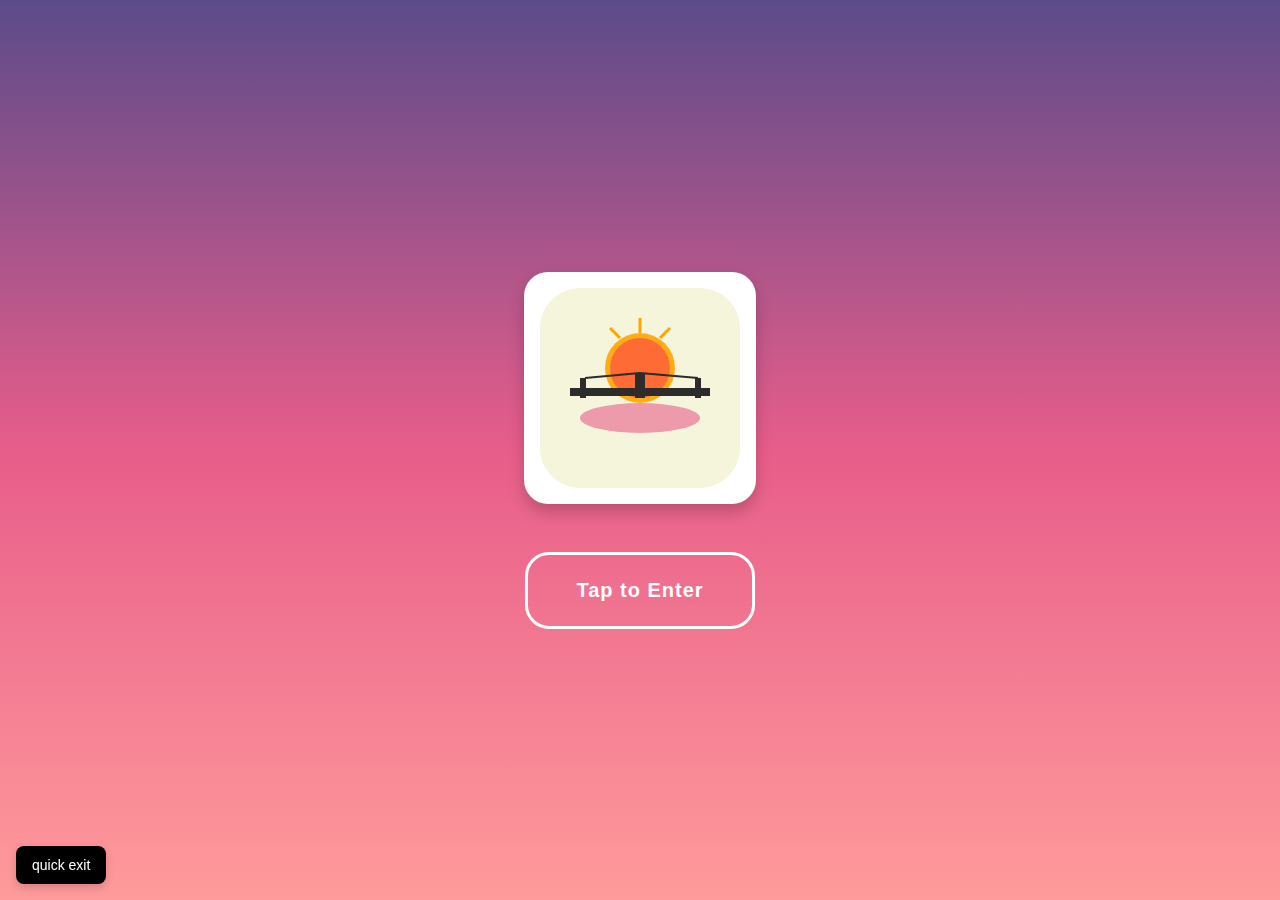
<file: index.html>
<!DOCTYPE html>
<html lang="en">
<head>
  <meta charset="UTF-8">
  <meta name="viewport" content="width=device-width, initial-scale=1.0, viewport-fit=cover">
  <meta name="description" content="BrightBridge - A trauma-informed app for youth relationship support">
  <meta name="theme-color" content="#5B4B8A">
  
  <meta name="apple-mobile-web-app-capable" content="yes">
  <meta name="apple-mobile-web-app-status-bar-style" content="black-translucent">
  <meta name="apple-mobile-web-app-title" content="BrightBridge">
  <link rel="apple-touch-icon" href="assets/icons/icon-192.png">
  
  <title>BrightBridge - Welcome</title>
  
  <link rel="stylesheet" href="styles.css">
  
  <link rel="manifest" href="manifest.json">
</head>
<body class="gradient-bg full-height center-content">
  
  <main class="container center-content" style="flex: 1;">
    
    <div class="app-icon fade-in">
      <div class="icon-container">
        <svg class="app-logo" width="200" height="200" viewBox="0 0 200 200" xmlns="http://www.w3.org/2000/svg">
          <rect width="200" height="200" rx="40" fill="#F5F5DC"/>
          <circle cx="100" cy="80" r="35" fill="#FFA500" opacity="0.9"/>
          <circle cx="100" cy="80" r="30" fill="#FF6B35"/>
          <line x1="100" y1="45" x2="100" y2="30" stroke="#FFA500" stroke-width="3"/>
          <line x1="120" y1="50" x2="130" y2="40" stroke="#FFA500" stroke-width="3"/>
          <line x1="80" y1="50" x2="70" y2="40" stroke="#FFA500" stroke-width="3"/>
          <rect x="30" y="100" width="140" height="8" fill="#2C2C2C"/>
          <rect x="40" y="90" width="6" height="20" fill="#2C2C2C"/>
          <rect x="95" y="85" width="10" height="25" fill="#2C2C2C"/>
          <rect x="155" y="90" width="6" height="20" fill="#2C2C2C"/>
          <line x1="45" y1="90" x2="100" y2="85" stroke="#2C2C2C" stroke-width="2"/>
          <line x1="100" y1="85" x2="158" y2="90" stroke="#2C2C2C" stroke-width="2"/>
          <ellipse cx="100" cy="130" rx="60" ry="15" fill="#E85D8A" opacity="0.6"/>
        </svg>
      </div>
    </div>
    
    <button class="tap-enter-btn fade-in" onclick="enterApp()" aria-label="Tap to enter BrightBridge app">
      <span class="tap-text">Tap to Enter</span>
    </button>
    
  </main>
  
  <a href="https://www.weather.com" class="quick-exit" aria-label="Quick exit to weather website">
    quick exit
  </a>
  
  <script>
    function enterApp() {
      document.body.style.opacity = '0';
      document.body.style.transition = 'opacity 0.3s ease';
      
      setTimeout(() => {
        window.location.href = 'login.html';
      }, 300);
    }
    
    window.addEventListener('load', () => {
      document.body.style.opacity = '1';
    });
  </script>
  
  <style>
    .app-icon {
      margin-bottom: var(--spacing-xl);
    }
    
    .icon-container {
      background: var(--white);
      border-radius: var(--radius-lg);
      padding: var(--spacing-sm);
      box-shadow: var(--shadow-lg);
      animation: pulse 3s infinite;
    }
    
    .app-logo {
      display: block;
    }
    
    .tap-enter-btn {
      background: transparent;
      border: 3px solid var(--white);
      color: var(--white);
      padding: var(--spacing-md) var(--spacing-xl);
      font-size: var(--font-size-md);
      font-weight: 600;
      border-radius: var(--radius-lg);
      cursor: pointer;
      transition: all var(--transition-normal);
      min-height: 56px;
      animation-delay: 0.3s;
    }
    
    .tap-enter-btn:hover {
      background: var(--white);
      color: var(--primary-purple);
      transform: scale(1.05);
    }
    
    .tap-enter-btn:active {
      transform: scale(0.98);
    }
    
    .tap-text {
      font-size: var(--font-size-md);
      letter-spacing: 1px;
    }
    
    body {
      opacity: 0;
      transition: opacity 0.5s ease;
    }
    
    @media (max-width: 480px) {
      .app-logo {
        width: 160px;
        height: 160px;
      }
    }
  </style>
  
</body>
</html>
</file>
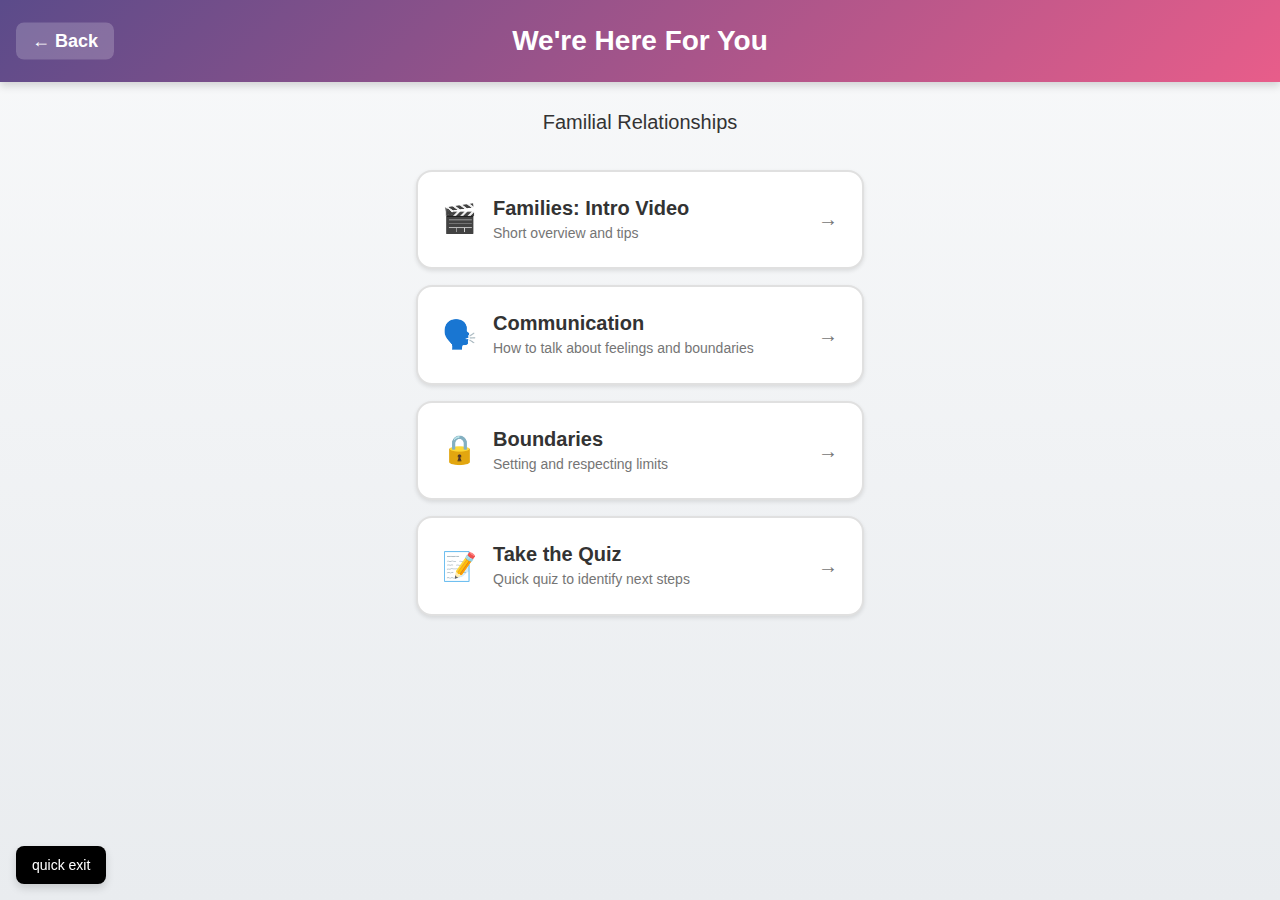
<file: family.html>
<!DOCTYPE html>
<html lang="en">
<head>
  <meta charset="UTF-8">
  <meta name="viewport" content="width=device-width, initial-scale=1.0, viewport-fit=cover">
  <meta name="description" content="BrightBridge - Get Help">
  <meta name="theme-color" content="#5B4B8A">
  
  <!-- iOS Support -->
  <meta name="apple-mobile-web-app-capable" content="yes">
  <meta name="apple-mobile-web-app-status-bar-style" content="black-translucent">
  
  <title>BrightBridge - Familial Help</title>
  
  <link rel="stylesheet" href="styles.css">
</head>
<body class="full-height">
    <header class="help-header">
    <button class="back-button" onclick="goBack()" aria-label="Go back">
      ← Back
    </button>
    <h1 class="text-center text-white">We're Here For You</h1>
    </header>

    <main class="container" style="flex: 1; padding-top: var(--spacing-md); padding-bottom: 100px;">
    
    <section class="help-selection fade-in" id="helpSelection">
      <p class="intro-text">Familial Relationships</p>
      
      <div class="help-category">
        <a class="help-category-btn" href="videos/romantic_intro.html" aria-label="Watch Romantic Intro Video">
          <div class="btn-content">
            <span class="btn-icon">🎬</span>
            <div class="btn-text">
              <h3>Families: Intro Video</h3>
              <p>Short overview and tips</p>
            </div>
            <span class="btn-arrow">→</span>
          </div>
        </a>
      </div>

      <div class="help-category">
        <a class="help-category-btn" href="videos/communication.html" aria-label="Watch Communication Video">
          <div class="btn-content">
            <span class="btn-icon">🗣️</span>
            <div class="btn-text">
              <h3>Communication</h3>
              <p>How to talk about feelings and boundaries</p>
            </div>
            <span class="btn-arrow">→</span>
          </div>
        </a>
      </div>

      <div class="help-category">
        <a class="help-category-btn" href="videos/boundaries.html" aria-label="Watch Boundaries Video">
          <div class="btn-content">
            <span class="btn-icon">🔒</span>
            <div class="btn-text">
              <h3>Boundaries</h3>
              <p>Setting and respecting limits</p>
            </div>
            <span class="btn-arrow">→</span>
          </div>
        </a>
      </div>

      <div class="help-category">
        <button class="help-category-btn" onclick="window.location.href='quiz.html'" aria-label="Take the relationship quiz">
          <div class="btn-content">
            <span class="btn-icon">📝</span>
            <div class="btn-text">
              <h3>Take the Quiz</h3>
              <p>Quick quiz to identify next steps</p>
            </div>
            <span class="btn-arrow">→</span>
          </div>
        </button>
      </div>
    </section>
    
    <section class="crisis-section" id="crisisSection" style="display: none;">
      <button class="back-link" onclick="hideCrisisOptions()">
        ← Back to help options
      </button>
      
      <!-- Emergency Alert -->
      <div class="alert-box emergency-alert fade-in">
        <p class="alert-text">
          ⚠️ <strong>If you're in immediate danger, please call 911 now.</strong>
        </p>
      </div>
      
      <h2 class="section-title">Crisis Hotlines</h2>
      <p class="section-subtitle">All of these are free, confidential, and available 24/7</p>
      
      <!-- National Suicide Prevention -->
      <div class="resource-card fade-in" style="animation-delay: 0.1s;">
        <div class="card-header">
          <h3>☎️ National Suicide Prevention Lifeline</h3>
          <span class="badge">24/7</span>
        </div>
        <p>Free and confidential support for people in distress</p>
        <a href="tel:988" class="btn btn-primary btn-large">
          📞 Call or Text 988
        </a>
      </div>
      
      <!-- Crisis Text Line -->
      <div class="resource-card fade-in" style="animation-delay: 0.2s;">
        <div class="card-header">
          <h3>💬 Crisis Text Line</h3>
          <span class="badge">24/7</span>
        </div>
        <p>Text with a trained crisis counselor</p>
        <a href="sms:741741&body=HELLO" class="btn btn-primary btn-large">
          💬 Text HELLO to 741741
        </a>
      </div>
      
      <!-- Domestic Violence Hotline -->
      <div class="resource-card fade-in" style="animation-delay: 0.3s;">
        <div class="card-header">
          <h3>🏠 Domestic Violence Hotline</h3>
          <span class="badge">24/7</span>
        </div>
        <p>Support for domestic violence situations</p>
        <a href="tel:18007997233" class="btn btn-primary btn-large">
          📞 Call 1-800-799-7233
        </a>
      </div>
      
      <!-- Sexual Assault Hotline -->
      <div class="resource-card fade-in" style="animation-delay: 0.4s;">
        <div class="card-header">
          <h3>👤 Sexual Assault Hotline (RAINN)</h3>
          <span class="badge">24/7</span>
        </div>
        <p>Confidential support from trained staff</p>
        <a href="tel:18006564673" class="btn btn-primary btn-large">
          📞 Call 1-800-656-4673
        </a>
      </div>
      
      <!-- Trevor Project (LGBTQ+) -->
      <div class="resource-card fade-in" style="animation-delay: 0.5s;">
        <div class="card-header">
          <h3>🏳️‍🌈 The Trevor Project</h3>
          <span class="badge">24/7</span>
        </div>
        <p>Crisis support for LGBTQ+ young people</p>
        <a href="tel:18664887386" class="btn btn-primary btn-large">
          📞 Call 1-866-488-7386
        </a>
        <a href="sms:678678&body=START" class="btn btn-light mt-sm">
          💬 Text START to 678678
        </a>
      </div>
    </section>
    
    <!-- Relationship Options Section (Hidden by default) -->
    <section class="relationship-section" id="relationshipSection" style="display: none;">
      <button class="back-link" onclick="hideRelationshipOptions()">
        ← Back to help options
      </button>
      
      <h2 class="section-title">Who is this about?</h2>
      <p class="section-subtitle">This helps us show you the most relevant resources</p>
      
      <div class="relationship-grid">
        <button class="relationship-card" onclick="showRelationshipHelp('romantic')">
          <span class="card-icon">💕</span>
          <h3>Romantic Partner</h3>
          <p>Boyfriend, girlfriend, dating</p>
        </button>
        
        <button class="relationship-card" onclick="showRelationshipHelp('friend')">
          <span class="card-icon">👫</span>
          <h3>Friend</h3>
          <p>Classmate, best friend</p>
        </button>
        
        <button class="relationship-card" onclick="showRelationshipHelp('family')">
          <span class="card-icon">👨‍👩‍👧‍👦</span>
          <h3>Family Member</h3>
          <p>Parent, sibling, relative</p>
        </button>
        
        <button class="relationship-card" onclick="showRelationshipHelp('other')">
          <span class="card-icon">🤝</span>
          <h3>Other</h3>
          <p>Teacher, coworker, etc.</p>
        </button>
      </div>
      
      <div class="info-box mt-lg">
        <p>💡 <strong>Not sure if you need help?</strong></p>
        <p>It's always okay to reach out. Your feelings are valid, and you deserve support.</p>
      </div>
    </section>
    
    </main>
    
    <a href="https://www.weather.com" class="quick-exit" aria-label="Quick exit to weather website">
        quick exit
    </a>
  
  <script>
    // Page load
    window.addEventListener('load', () => {
      document.body.style.opacity = '1';
    });
    
    // Go back to previous page
    function goBack() {
      window.history.back();
    }
    
    // Hide crisis options
    function hideCrisisOptions() {
      document.getElementById('crisisSection').style.display = 'none';
      document.getElementById('helpSelection').style.display = 'block';
      window.scrollTo(0, 0);
    }

    // Hide relationship options
    function hideRelationshipOptions() {
      document.getElementById('relationshipSection').style.display = 'none';
      document.getElementById('helpSelection').style.display = 'block';
      window.scrollTo(0, 0);
    }
    
  </script>
    <style>
    /* Help page specific styles */
    body {
      opacity: 0;
      transition: opacity 0.5s ease;
      background: linear-gradient(to bottom, #f8f9fa 0%, #e9ecef 100%);
    }
    
    /* Header */
    .help-header {
      background: linear-gradient(135deg, var(--primary-purple) 0%, var(--primary-pink) 100%);
      padding: var(--spacing-md);
      position: relative;
      box-shadow: var(--shadow-md);
    }
    
    .help-header h1 {
      font-size: var(--font-size-lg);
      margin: 0;
      font-weight: 600;
    }
    
    .back-button {
      background: rgba(255, 255, 255, 0.2);
      border: none;
      color: var(--white);
      font-size: var(--font-size-sm);
      padding: var(--spacing-xs) var(--spacing-sm);
      cursor: pointer;
      position: absolute;
      left: var(--spacing-sm);
      top: 50%;
      transform: translateY(-50%);
      border-radius: var(--radius-sm);
      font-weight: 600;
      transition: all var(--transition-fast);
    }
    
    .back-button:hover {
      background: rgba(255, 255, 255, 0.3);
    }
    
    .back-link {
      display: inline-block;
      color: var(--primary-purple);
      text-decoration: none;
      font-size: var(--font-size-sm);
      margin-bottom: var(--spacing-md);
      background: none;
      border: none;
      cursor: pointer;
      padding: var(--spacing-xs) 0;
      font-weight: 600;
    }
    
    /* Intro Text */
    .intro-text {
      text-align: center;
      font-size: var(--font-size-md);
      color: var(--text-dark);
      margin-bottom: var(--spacing-lg);
      font-weight: 500;
    }
    
    /* Section Titles */
    .section-title {
      font-size: var(--font-size-lg);
      color: var(--text-dark);
      margin-bottom: var(--spacing-xs);
      font-weight: 600;
    }
    
    .section-subtitle {
      font-size: var(--font-size-sm);
      color: var(--dark-gray);
      margin-bottom: var(--spacing-lg);
      line-height: 1.5;
    }
    
    
    .help-category {
      margin-bottom: var(--spacing-sm);
    }
    
    .help-category-btn {
      display: block;
      width: 100%;
      background: var(--white);
      border: 2px solid var(--gray);
      border-radius: var(--radius-md);
      padding: var(--spacing-md);
      cursor: pointer;
      transition: all var(--transition-normal);
      box-shadow: var(--shadow-sm);
      text-align: left;
      text-decoration: none;
      color: inherit;
    }
    
    .help-category-btn:hover {
      transform: translateY(-2px);
      box-shadow: var(--shadow-md);
      border-color: var(--primary-purple);
    }
    
    .help-category-btn:active {
      transform: translateY(0);
    }
    
    .crisis-btn {
      background: linear-gradient(135deg, #fff5f5 0%, #ffe8e8 100%);
      border: 2px solid var(--danger-red);
    }
    
    .crisis-btn:hover {
      border-color: var(--danger-dark);
    }
    
    .btn-content {
      display: flex;
      align-items: center;
      gap: var(--spacing-sm);
    }
    
    .btn-icon {
      font-size: 28px;
      flex-shrink: 0;
    }
    
    .btn-text {
      flex: 1;
    }
    
    .btn-text h3 {
      margin: 0 0 4px 0;
      font-size: var(--font-size-md);
      color: var(--text-dark);
      font-weight: 600;
    }
    
    .btn-text p {
      margin: 0;
      font-size: var(--font-size-xs);
      color: var(--dark-gray);
      line-height: 1.4;
    }
    
    .btn-arrow {
      font-size: 20px;
      color: var(--dark-gray);
      flex-shrink: 0;
    }
    

    .alert-box {
      background: linear-gradient(135deg, #ff6b6b 0%, #ee5a6f 100%);
      color: var(--white);
      padding: var(--spacing-md);
      border-radius: var(--radius-md);
      box-shadow: var(--shadow-md);
      margin-bottom: var(--spacing-lg);
    }
    
    .alert-text {
      margin: 0;
      font-size: var(--font-size-sm);
      line-height: 1.6;
    }
    
    
    .resource-card {
      background: var(--white);
      border-radius: var(--radius-md);
      padding: var(--spacing-md);
      margin-bottom: var(--spacing-md);
      box-shadow: var(--shadow-sm);
      border: 1px solid var(--gray);
    }
    
    .card-header {
      display: flex;
      justify-content: space-between;
      align-items: start;
      margin-bottom: var(--spacing-xs);
      gap: var(--spacing-sm);
    }
    
    .resource-card h3 {
      margin: 0;
      font-size: var(--font-size-md);
      color: var(--text-dark);
      font-weight: 600;
      flex: 1;
    }
    
    .badge {
      background: var(--primary-purple);
      color: var(--white);
      padding: 4px 8px;
      border-radius: var(--radius-sm);
      font-size: 11px;
      font-weight: 600;
      flex-shrink: 0;
    }
    
    .resource-card p {
      margin: var(--spacing-xs) 0 var(--spacing-md) 0;
      color: var(--dark-gray);
      font-size: var(--font-size-sm);
      line-height: 1.5;
    }
    
    
    .relationship-grid {
      display: grid;
      grid-template-columns: repeat(2, 1fr);
      gap: var(--spacing-md);
      margin-bottom: var(--spacing-md);
    }
    
    .relationship-card {
      background: var(--white);
      border: 2px solid var(--gray);
      border-radius: var(--radius-md);
      padding: var(--spacing-md);
      cursor: pointer;
      transition: all var(--transition-normal);
      display: flex;
      flex-direction: column;
      align-items: center;
      text-align: center;
      min-height: 140px;
      box-shadow: var(--shadow-sm);
    }
    
    .relationship-card:hover {
      border-color: var(--primary-purple);
      transform: translateY(-2px);
      box-shadow: var(--shadow-md);
    }
    
    .card-icon {
      font-size: 36px;
      margin-bottom: var(--spacing-sm);
    }
    
    .relationship-card h3 {
      margin: 0 0 var(--spacing-xs) 0;
      font-size: var(--font-size-sm);
      font-weight: 600;
      color: var(--text-dark);
    }
    
    .relationship-card p {
      margin: 0;
      font-size: 12px;
      color: var(--dark-gray);
      line-height: 1.3;
    }
    
    
    .info-box {
      background: linear-gradient(135deg, #e3f2fd 0%, #d1e7fd 100%);
      border-radius: var(--radius-md);
      padding: var(--spacing-md);
      border: 1px solid #90caf9;
    }
    
    .info-box p {
      margin: 0;
      font-size: var(--font-size-sm);
      color: var(--text-dark);
      line-height: 1.5;
    }
    
    .info-box p:first-child {
      margin-bottom: var(--spacing-xs);
    }
    
    /* Responsive */
    @media (max-width: 480px) {
      .help-header h1 {
        font-size: var(--font-size-md);
      }
      
      .btn-icon {
        font-size: 24px;
      }
      
      .btn-text h3 {
        font-size: var(--font-size-sm);
      }
      
      .relationship-grid {
        grid-template-columns: 1fr;
      }
      
      .relationship-card {
        min-height: 100px;
      }
      
      .card-icon {
        font-size: 32px;
      }
    }
    </style>
</body>
</file>
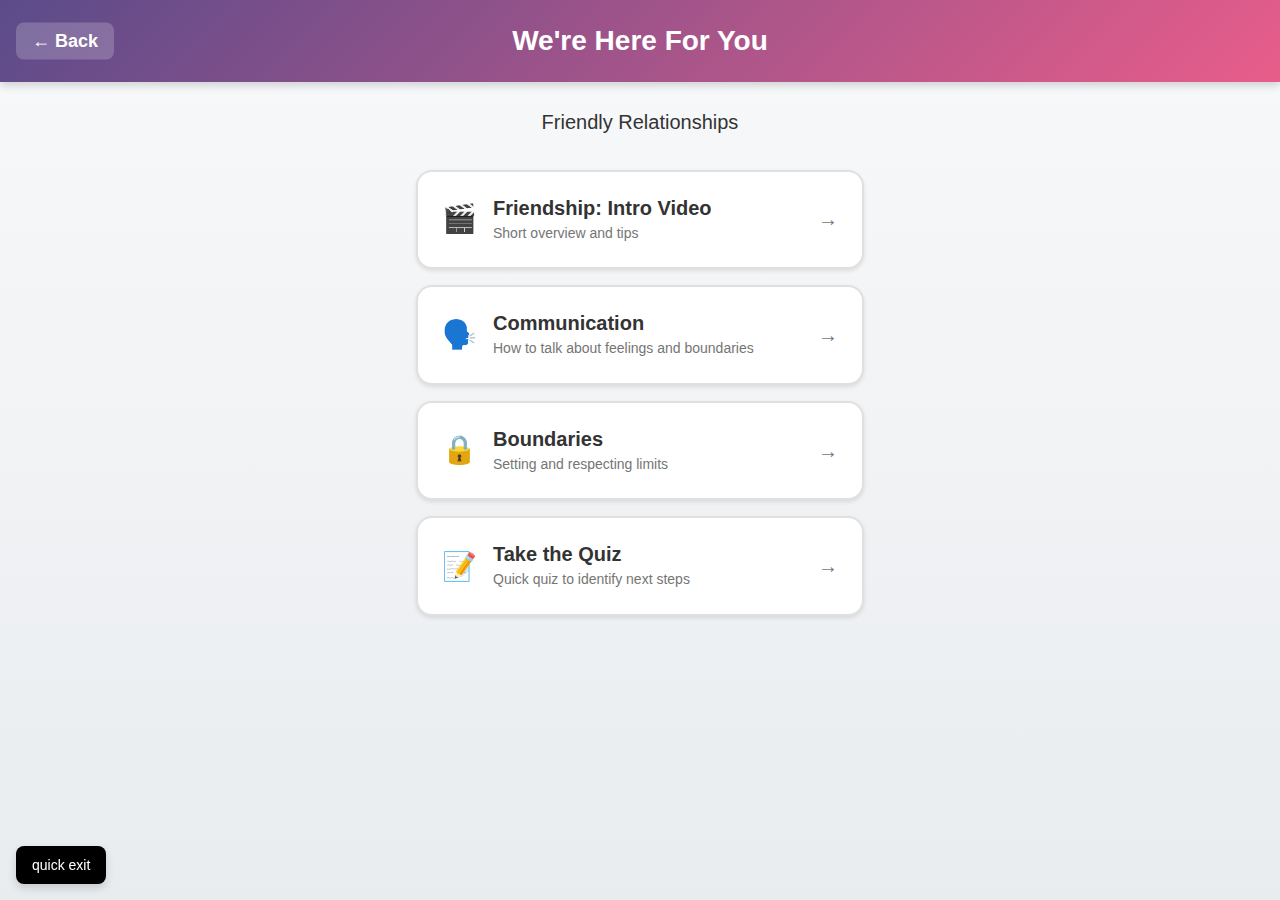
<file: friend.html>
<!DOCTYPE html>
<html lang="en">
<head>
  <meta charset="UTF-8">
  <meta name="viewport" content="width=device-width, initial-scale=1.0, viewport-fit=cover">
  <meta name="description" content="BrightBridge - Get Help">
  <meta name="theme-color" content="#5B4B8A">
  
  <!-- iOS Support -->
  <meta name="apple-mobile-web-app-capable" content="yes">
  <meta name="apple-mobile-web-app-status-bar-style" content="black-translucent">
  
  <title>BrightBridge - Friend Help</title>
  
  <link rel="stylesheet" href="styles.css">
</head>
<body class="full-height">
    <header class="help-header">
    <button class="back-button" onclick="goBack()" aria-label="Go back">
      ← Back
    </button>
    <h1 class="text-center text-white">We're Here For You</h1>
    </header>

    <main class="container" style="flex: 1; padding-top: var(--spacing-md); padding-bottom: 100px;">
    
    <section class="help-selection fade-in" id="helpSelection">
      <p class="intro-text">Friendly Relationships</p>
      
      <div class="help-category">
        <a class="help-category-btn" href="videos/romantic_intro.html" aria-label="Watch Romantic Intro Video">
          <div class="btn-content">
            <span class="btn-icon">🎬</span>
            <div class="btn-text">
              <h3>Friendship: Intro Video</h3>
              <p>Short overview and tips</p>
            </div>
            <span class="btn-arrow">→</span>
          </div>
        </a>
      </div>

      <div class="help-category">
        <a class="help-category-btn" href="videos/communication.html" aria-label="Watch Communication Video">
          <div class="btn-content">
            <span class="btn-icon">🗣️</span>
            <div class="btn-text">
              <h3>Communication</h3>
              <p>How to talk about feelings and boundaries</p>
            </div>
            <span class="btn-arrow">→</span>
          </div>
        </a>
      </div>

      <div class="help-category">
        <a class="help-category-btn" href="videos/boundaries.html" aria-label="Watch Boundaries Video">
          <div class="btn-content">
            <span class="btn-icon">🔒</span>
            <div class="btn-text">
              <h3>Boundaries</h3>
              <p>Setting and respecting limits</p>
            </div>
            <span class="btn-arrow">→</span>
          </div>
        </a>
      </div>

      <div class="help-category">
        <button class="help-category-btn" onclick="window.location.href='quiz.html'" aria-label="Take the relationship quiz">
          <div class="btn-content">
            <span class="btn-icon">📝</span>
            <div class="btn-text">
              <h3>Take the Quiz</h3>
              <p>Quick quiz to identify next steps</p>
            </div>
            <span class="btn-arrow">→</span>
          </div>
        </button>
      </div>
    </section>
    
    <section class="crisis-section" id="crisisSection" style="display: none;">
      <button class="back-link" onclick="hideCrisisOptions()">
        ← Back to help options
      </button>
      
      <!-- Emergency Alert -->
      <div class="alert-box emergency-alert fade-in">
        <p class="alert-text">
          ⚠️ <strong>If you're in immediate danger, please call 911 now.</strong>
        </p>
      </div>
      
      <h2 class="section-title">Crisis Hotlines</h2>
      <p class="section-subtitle">All of these are free, confidential, and available 24/7</p>
      
      <!-- National Suicide Prevention -->
      <div class="resource-card fade-in" style="animation-delay: 0.1s;">
        <div class="card-header">
          <h3>☎️ National Suicide Prevention Lifeline</h3>
          <span class="badge">24/7</span>
        </div>
        <p>Free and confidential support for people in distress</p>
        <a href="tel:988" class="btn btn-primary btn-large">
          📞 Call or Text 988
        </a>
      </div>
      
      <!-- Crisis Text Line -->
      <div class="resource-card fade-in" style="animation-delay: 0.2s;">
        <div class="card-header">
          <h3>💬 Crisis Text Line</h3>
          <span class="badge">24/7</span>
        </div>
        <p>Text with a trained crisis counselor</p>
        <a href="sms:741741&body=HELLO" class="btn btn-primary btn-large">
          💬 Text HELLO to 741741
        </a>
      </div>
      
      <!-- Domestic Violence Hotline -->
      <div class="resource-card fade-in" style="animation-delay: 0.3s;">
        <div class="card-header">
          <h3>🏠 Domestic Violence Hotline</h3>
          <span class="badge">24/7</span>
        </div>
        <p>Support for domestic violence situations</p>
        <a href="tel:18007997233" class="btn btn-primary btn-large">
          📞 Call 1-800-799-7233
        </a>
      </div>
      
      <!-- Sexual Assault Hotline -->
      <div class="resource-card fade-in" style="animation-delay: 0.4s;">
        <div class="card-header">
          <h3>👤 Sexual Assault Hotline (RAINN)</h3>
          <span class="badge">24/7</span>
        </div>
        <p>Confidential support from trained staff</p>
        <a href="tel:18006564673" class="btn btn-primary btn-large">
          📞 Call 1-800-656-4673
        </a>
      </div>
      
      <!-- Trevor Project (LGBTQ+) -->
      <div class="resource-card fade-in" style="animation-delay: 0.5s;">
        <div class="card-header">
          <h3>🏳️‍🌈 The Trevor Project</h3>
          <span class="badge">24/7</span>
        </div>
        <p>Crisis support for LGBTQ+ young people</p>
        <a href="tel:18664887386" class="btn btn-primary btn-large">
          📞 Call 1-866-488-7386
        </a>
        <a href="sms:678678&body=START" class="btn btn-light mt-sm">
          💬 Text START to 678678
        </a>
      </div>
    </section>
    
    <!-- Relationship Options Section (Hidden by default) -->
    <section class="relationship-section" id="relationshipSection" style="display: none;">
      <button class="back-link" onclick="hideRelationshipOptions()">
        ← Back to help options
      </button>
      
      <h2 class="section-title">Who is this about?</h2>
      <p class="section-subtitle">This helps us show you the most relevant resources</p>
      
      <div class="relationship-grid">
        <button class="relationship-card" onclick="showRelationshipHelp('romantic')">
          <span class="card-icon">💕</span>
          <h3>Romantic Partner</h3>
          <p>Boyfriend, girlfriend, dating</p>
        </button>
        
        <button class="relationship-card" onclick="showRelationshipHelp('friend')">
          <span class="card-icon">👫</span>
          <h3>Friend</h3>
          <p>Classmate, best friend</p>
        </button>
        
        <button class="relationship-card" onclick="showRelationshipHelp('family')">
          <span class="card-icon">👨‍👩‍👧‍👦</span>
          <h3>Family Member</h3>
          <p>Parent, sibling, relative</p>
        </button>
        
        <button class="relationship-card" onclick="showRelationshipHelp('other')">
          <span class="card-icon">🤝</span>
          <h3>Other</h3>
          <p>Teacher, coworker, etc.</p>
        </button>
      </div>
      
      <div class="info-box mt-lg">
        <p>💡 <strong>Not sure if you need help?</strong></p>
        <p>It's always okay to reach out. Your feelings are valid, and you deserve support.</p>
      </div>
    </section>
    
    </main>
    
    <a href="https://www.weather.com" class="quick-exit" aria-label="Quick exit to weather website">
        quick exit
    </a>
  
  <script>
    // Page load
    window.addEventListener('load', () => {
      document.body.style.opacity = '1';
    });
    
    // Go back to previous page
    function goBack() {
      window.history.back();
    }
    
    // Hide crisis options
    function hideCrisisOptions() {
      document.getElementById('crisisSection').style.display = 'none';
      document.getElementById('helpSelection').style.display = 'block';
      window.scrollTo(0, 0);
    }

    // Hide relationship options
    function hideRelationshipOptions() {
      document.getElementById('relationshipSection').style.display = 'none';
      document.getElementById('helpSelection').style.display = 'block';
      window.scrollTo(0, 0);
    }
    
  </script>
    <style>
    /* Help page specific styles */
    body {
      opacity: 0;
      transition: opacity 0.5s ease;
      background: linear-gradient(to bottom, #f8f9fa 0%, #e9ecef 100%);
    }
    
    /* Header */
    .help-header {
      background: linear-gradient(135deg, var(--primary-purple) 0%, var(--primary-pink) 100%);
      padding: var(--spacing-md);
      position: relative;
      box-shadow: var(--shadow-md);
    }
    
    .help-header h1 {
      font-size: var(--font-size-lg);
      margin: 0;
      font-weight: 600;
    }
    
    .back-button {
      background: rgba(255, 255, 255, 0.2);
      border: none;
      color: var(--white);
      font-size: var(--font-size-sm);
      padding: var(--spacing-xs) var(--spacing-sm);
      cursor: pointer;
      position: absolute;
      left: var(--spacing-sm);
      top: 50%;
      transform: translateY(-50%);
      border-radius: var(--radius-sm);
      font-weight: 600;
      transition: all var(--transition-fast);
    }
    
    .back-button:hover {
      background: rgba(255, 255, 255, 0.3);
    }
    
    .back-link {
      display: inline-block;
      color: var(--primary-purple);
      text-decoration: none;
      font-size: var(--font-size-sm);
      margin-bottom: var(--spacing-md);
      background: none;
      border: none;
      cursor: pointer;
      padding: var(--spacing-xs) 0;
      font-weight: 600;
    }
    
    /* Intro Text */
    .intro-text {
      text-align: center;
      font-size: var(--font-size-md);
      color: var(--text-dark);
      margin-bottom: var(--spacing-lg);
      font-weight: 500;
    }
    
    /* Section Titles */
    .section-title {
      font-size: var(--font-size-lg);
      color: var(--text-dark);
      margin-bottom: var(--spacing-xs);
      font-weight: 600;
    }
    
    .section-subtitle {
      font-size: var(--font-size-sm);
      color: var(--dark-gray);
      margin-bottom: var(--spacing-lg);
      line-height: 1.5;
    }
    
    
    .help-category {
      margin-bottom: var(--spacing-sm);
    }
    
    .help-category-btn {
      display: block;
      width: 100%;
      background: var(--white);
      border: 2px solid var(--gray);
      border-radius: var(--radius-md);
      padding: var(--spacing-md);
      cursor: pointer;
      transition: all var(--transition-normal);
      box-shadow: var(--shadow-sm);
      text-align: left;
      text-decoration: none;
      color: inherit;
    }
    
    .help-category-btn:hover {
      transform: translateY(-2px);
      box-shadow: var(--shadow-md);
      border-color: var(--primary-purple);
    }
    
    .help-category-btn:active {
      transform: translateY(0);
    }
    
    .crisis-btn {
      background: linear-gradient(135deg, #fff5f5 0%, #ffe8e8 100%);
      border: 2px solid var(--danger-red);
    }
    
    .crisis-btn:hover {
      border-color: var(--danger-dark);
    }
    
    .btn-content {
      display: flex;
      align-items: center;
      gap: var(--spacing-sm);
    }
    
    .btn-icon {
      font-size: 28px;
      flex-shrink: 0;
    }
    
    .btn-text {
      flex: 1;
    }
    
    .btn-text h3 {
      margin: 0 0 4px 0;
      font-size: var(--font-size-md);
      color: var(--text-dark);
      font-weight: 600;
    }
    
    .btn-text p {
      margin: 0;
      font-size: var(--font-size-xs);
      color: var(--dark-gray);
      line-height: 1.4;
    }
    
    .btn-arrow {
      font-size: 20px;
      color: var(--dark-gray);
      flex-shrink: 0;
    }
    

    .alert-box {
      background: linear-gradient(135deg, #ff6b6b 0%, #ee5a6f 100%);
      color: var(--white);
      padding: var(--spacing-md);
      border-radius: var(--radius-md);
      box-shadow: var(--shadow-md);
      margin-bottom: var(--spacing-lg);
    }
    
    .alert-text {
      margin: 0;
      font-size: var(--font-size-sm);
      line-height: 1.6;
    }
    
    
    .resource-card {
      background: var(--white);
      border-radius: var(--radius-md);
      padding: var(--spacing-md);
      margin-bottom: var(--spacing-md);
      box-shadow: var(--shadow-sm);
      border: 1px solid var(--gray);
    }
    
    .card-header {
      display: flex;
      justify-content: space-between;
      align-items: start;
      margin-bottom: var(--spacing-xs);
      gap: var(--spacing-sm);
    }
    
    .resource-card h3 {
      margin: 0;
      font-size: var(--font-size-md);
      color: var(--text-dark);
      font-weight: 600;
      flex: 1;
    }
    
    .badge {
      background: var(--primary-purple);
      color: var(--white);
      padding: 4px 8px;
      border-radius: var(--radius-sm);
      font-size: 11px;
      font-weight: 600;
      flex-shrink: 0;
    }
    
    .resource-card p {
      margin: var(--spacing-xs) 0 var(--spacing-md) 0;
      color: var(--dark-gray);
      font-size: var(--font-size-sm);
      line-height: 1.5;
    }
    
    
    .relationship-grid {
      display: grid;
      grid-template-columns: repeat(2, 1fr);
      gap: var(--spacing-md);
      margin-bottom: var(--spacing-md);
    }
    
    .relationship-card {
      background: var(--white);
      border: 2px solid var(--gray);
      border-radius: var(--radius-md);
      padding: var(--spacing-md);
      cursor: pointer;
      transition: all var(--transition-normal);
      display: flex;
      flex-direction: column;
      align-items: center;
      text-align: center;
      min-height: 140px;
      box-shadow: var(--shadow-sm);
    }
    
    .relationship-card:hover {
      border-color: var(--primary-purple);
      transform: translateY(-2px);
      box-shadow: var(--shadow-md);
    }
    
    .card-icon {
      font-size: 36px;
      margin-bottom: var(--spacing-sm);
    }
    
    .relationship-card h3 {
      margin: 0 0 var(--spacing-xs) 0;
      font-size: var(--font-size-sm);
      font-weight: 600;
      color: var(--text-dark);
    }
    
    .relationship-card p {
      margin: 0;
      font-size: 12px;
      color: var(--dark-gray);
      line-height: 1.3;
    }
    
    
    .info-box {
      background: linear-gradient(135deg, #e3f2fd 0%, #d1e7fd 100%);
      border-radius: var(--radius-md);
      padding: var(--spacing-md);
      border: 1px solid #90caf9;
    }
    
    .info-box p {
      margin: 0;
      font-size: var(--font-size-sm);
      color: var(--text-dark);
      line-height: 1.5;
    }
    
    .info-box p:first-child {
      margin-bottom: var(--spacing-xs);
    }
    
    /* Responsive */
    @media (max-width: 480px) {
      .help-header h1 {
        font-size: var(--font-size-md);
      }
      
      .btn-icon {
        font-size: 24px;
      }
      
      .btn-text h3 {
        font-size: var(--font-size-sm);
      }
      
      .relationship-grid {
        grid-template-columns: 1fr;
      }
      
      .relationship-card {
        min-height: 100px;
      }
      
      .card-icon {
        font-size: 32px;
      }
    }
    </style>
</body>
</file>
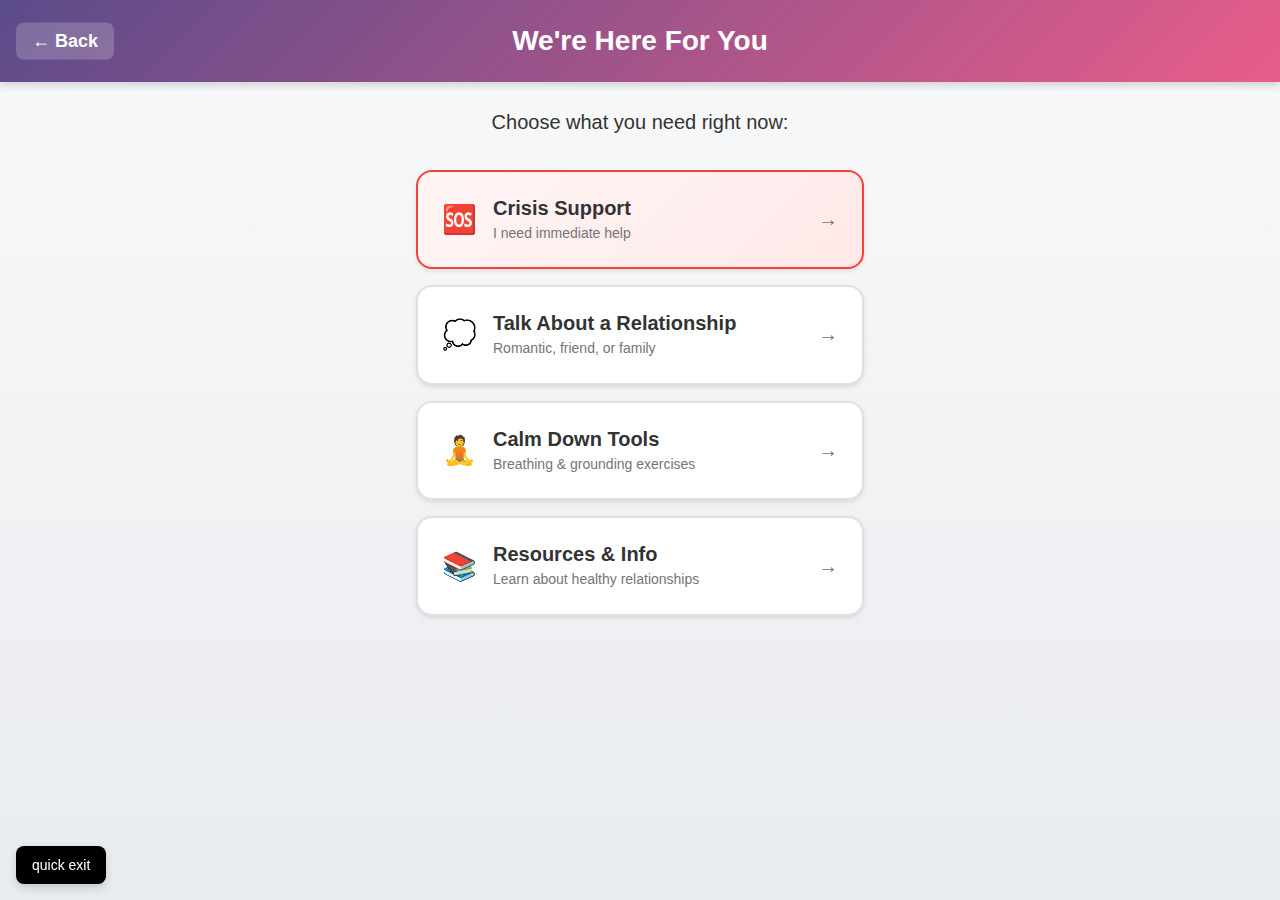
<file: help.html>
<!DOCTYPE html>
<html lang="en">
<head>
  <meta charset="UTF-8">
  <meta name="viewport" content="width=device-width, initial-scale=1.0, viewport-fit=cover">
  <meta name="description" content="BrightBridge - Get Help">
  <meta name="theme-color" content="#5B4B8A">
  
  <!-- iOS Support -->
  <meta name="apple-mobile-web-app-capable" content="yes">
  <meta name="apple-mobile-web-app-status-bar-style" content="black-translucent">
  
  <title>BrightBridge - Help & Support</title>
  
  <link rel="stylesheet" href="styles.css">
</head>
<body class="full-height">
  
  <header class="help-header">
    <button class="back-button" onclick="goBack()" aria-label="Go back">
      ← Back
    </button>
    <h1 class="text-center text-white">We're Here For You</h1>
  </header>
  
  <main class="container" style="flex: 1; padding-top: var(--spacing-md); padding-bottom: 100px;">
    
    <section class="help-selection fade-in" id="helpSelection">
      <p class="intro-text">Choose what you need right now:</p>
      
      <div class="help-category">
        <button class="help-category-btn crisis-btn" onclick="showCrisisOptions()">
          <div class="btn-content">
            <span class="btn-icon">🆘</span>
            <div class="btn-text">
              <h3>Crisis Support</h3>
              <p>I need immediate help</p>
            </div>
            <span class="btn-arrow">→</span>
          </div>
        </button>
      </div>
      
      <div class="help-category">
        <button class="help-category-btn" onclick="showRelationshipOptions()">
          <div class="btn-content">
            <span class="btn-icon">💭</span>
            <div class="btn-text">
              <h3>Talk About a Relationship</h3>
              <p>Romantic, friend, or family</p>
            </div>
            <span class="btn-arrow">→</span>
          </div>
        </button>
      </div>
      
      <div class="help-category">
        <button class="help-category-btn" onclick="window.location.href='grounding.html'">
          <div class="btn-content">
            <span class="btn-icon">🧘</span>
            <div class="btn-text">
              <h3>Calm Down Tools</h3>
              <p>Breathing & grounding exercises</p>
            </div>
            <span class="btn-arrow">→</span>
          </div>
        </button>
      </div>
      
      <div class="help-category">
        <button class="help-category-btn" onclick="window.location.href='resources.html'">
          <div class="btn-content">
            <span class="btn-icon">📚</span>
            <div class="btn-text">
              <h3>Resources & Info</h3>
              <p>Learn about healthy relationships</p>
            </div>
            <span class="btn-arrow">→</span>
          </div>
        </button>
      </div>
    </section>
    
    <section class="crisis-section" id="crisisSection" style="display: none;">
      <button class="back-link" onclick="hideCrisisOptions()">
        ← Back to help options
      </button>
      
      <!-- Emergency Alert -->
      <div class="alert-box emergency-alert fade-in">
        <p class="alert-text">
          ⚠️ <strong>If you're in immediate danger, please call 911 now.</strong>
        </p>
      </div>
      
      <h2 class="section-title">Crisis Hotlines</h2>
      <p class="section-subtitle">All of these are free, confidential, and available 24/7</p>
      
      <!-- National Suicide Prevention -->
      <div class="resource-card fade-in" style="animation-delay: 0.1s;">
        <div class="card-header">
          <h3>☎️ National Suicide Prevention Lifeline</h3>
          <span class="badge">24/7</span>
        </div>
        <p>Free and confidential support for people in distress</p>
        <a href="tel:988" class="btn btn-primary btn-large">
          📞 Call or Text 988
        </a>
      </div>
      
      <!-- Crisis Text Line -->
      <div class="resource-card fade-in" style="animation-delay: 0.2s;">
        <div class="card-header">
          <h3>💬 Crisis Text Line</h3>
          <span class="badge">24/7</span>
        </div>
        <p>Text with a trained crisis counselor</p>
        <a href="sms:741741&body=HELLO" class="btn btn-primary btn-large">
          💬 Text HELLO to 741741
        </a>
      </div>
      
      <!-- Domestic Violence Hotline -->
      <div class="resource-card fade-in" style="animation-delay: 0.3s;">
        <div class="card-header">
          <h3>🏠 Domestic Violence Hotline</h3>
          <span class="badge">24/7</span>
        </div>
        <p>Support for domestic violence situations</p>
        <a href="tel:18007997233" class="btn btn-primary btn-large">
          📞 Call 1-800-799-7233
        </a>
      </div>
      
      <!-- Sexual Assault Hotline -->
      <div class="resource-card fade-in" style="animation-delay: 0.4s;">
        <div class="card-header">
          <h3>👤 Sexual Assault Hotline (RAINN)</h3>
          <span class="badge">24/7</span>
        </div>
        <p>Confidential support from trained staff</p>
        <a href="tel:18006564673" class="btn btn-primary btn-large">
          📞 Call 1-800-656-4673
        </a>
      </div>
      
      <!-- Trevor Project (LGBTQ+) -->
      <div class="resource-card fade-in" style="animation-delay: 0.5s;">
        <div class="card-header">
          <h3>🏳️‍🌈 The Trevor Project</h3>
          <span class="badge">24/7</span>
        </div>
        <p>Crisis support for LGBTQ+ young people</p>
        <a href="tel:18664887386" class="btn btn-primary btn-large">
          📞 Call 1-866-488-7386
        </a>
        <a href="sms:678678&body=START" class="btn btn-light mt-sm">
          💬 Text START to 678678
        </a>
      </div>
    </section>
    
    <!-- Relationship Options Section (Hidden by default) -->
    <section class="relationship-section" id="relationshipSection" style="display: none;">
      <button class="back-link" onclick="hideRelationshipOptions()">
        ← Back to help options
      </button>
      
      <h2 class="section-title">Who is this about?</h2>
      <p class="section-subtitle">This helps us show you the most relevant resources</p>
      
      <div class="relationship-grid">
        <button class="relationship-card" onclick="showRelationshipHelp('romantic')">
          <span class="card-icon">💕</span>
          <h3>Romantic Partner</h3>
          <p>Boyfriend, girlfriend, dating</p>
        </button>
        
        <button class="relationship-card" onclick="showRelationshipHelp('friend')">
          <span class="card-icon">👫</span>
          <h3>Friend</h3>
          <p>Classmate, best friend</p>
        </button>
        
        <button class="relationship-card" onclick="showRelationshipHelp('family')">
          <span class="card-icon">👨‍👩‍👧‍👦</span>
          <h3>Family Member</h3>
          <p>Parent, sibling, relative</p>
        </button>
        
        <button class="relationship-card" onclick="showRelationshipHelp('other')">
          <span class="card-icon">🤝</span>
          <h3>Other</h3>
          <p>Teacher, coworker, etc.</p>
        </button>
      </div>
      
      <div class="info-box mt-lg">
        <p>💡 <strong>Not sure if you need help?</strong></p>
        <p>It's always okay to reach out. Your feelings are valid, and you deserve support.</p>
      </div>
    </section>
    
  </main>
  
  <a href="https://www.weather.com" class="quick-exit" aria-label="Quick exit to weather website">
    quick exit
  </a>
  
  <script>
    // Page load
    window.addEventListener('load', () => {
      document.body.style.opacity = '1';
    });
    
    // Go back to previous page
    function goBack() {
      window.history.back();
    }
    
    // Show crisis options
    function showCrisisOptions() {
      document.getElementById('helpSelection').style.display = 'none';
      document.getElementById('crisisSection').style.display = 'block';
      window.scrollTo(0, 0);
    }
    
    // Hide crisis options
    function hideCrisisOptions() {
      document.getElementById('crisisSection').style.display = 'none';
      document.getElementById('helpSelection').style.display = 'block';
      window.scrollTo(0, 0);
    }
    
    // Show relationship options
    function showRelationshipOptions() {
      document.getElementById('helpSelection').style.display = 'none';
      document.getElementById('relationshipSection').style.display = 'block';
      window.scrollTo(0, 0);
    }
    
    // Hide relationship options
    function hideRelationshipOptions() {
      document.getElementById('relationshipSection').style.display = 'none';
      document.getElementById('helpSelection').style.display = 'block';
      window.scrollTo(0, 0);
    }
    
    function showRelationshipHelp(type) {
      const typeNames = {
        romantic: 'Romantic Relationships',
        friend: 'Friendships',
        family: 'Family Relationships',
        other: 'Other Relationships'
      };
      
     
      alert(`Resources for ${typeNames[type]} are coming soon! For now, you can use the Crisis Hotlines or Grounding Tools.`);
    }
  </script>
  
  <style>
    /* Help page specific styles */
    body {
      opacity: 0;
      transition: opacity 0.5s ease;
      background: linear-gradient(to bottom, #f8f9fa 0%, #e9ecef 100%);
    }
    
    /* Header */
    .help-header {
      background: linear-gradient(135deg, var(--primary-purple) 0%, var(--primary-pink) 100%);
      padding: var(--spacing-md);
      position: relative;
      box-shadow: var(--shadow-md);
    }
    
    .help-header h1 {
      font-size: var(--font-size-lg);
      margin: 0;
      font-weight: 600;
    }
    
    .back-button {
      background: rgba(255, 255, 255, 0.2);
      border: none;
      color: var(--white);
      font-size: var(--font-size-sm);
      padding: var(--spacing-xs) var(--spacing-sm);
      cursor: pointer;
      position: absolute;
      left: var(--spacing-sm);
      top: 50%;
      transform: translateY(-50%);
      border-radius: var(--radius-sm);
      font-weight: 600;
      transition: all var(--transition-fast);
    }
    
    .back-button:hover {
      background: rgba(255, 255, 255, 0.3);
    }
    
    .back-link {
      display: inline-block;
      color: var(--primary-purple);
      text-decoration: none;
      font-size: var(--font-size-sm);
      margin-bottom: var(--spacing-md);
      background: none;
      border: none;
      cursor: pointer;
      padding: var(--spacing-xs) 0;
      font-weight: 600;
    }
    
    /* Intro Text */
    .intro-text {
      text-align: center;
      font-size: var(--font-size-md);
      color: var(--text-dark);
      margin-bottom: var(--spacing-lg);
      font-weight: 500;
    }
    
    /* Section Titles */
    .section-title {
      font-size: var(--font-size-lg);
      color: var(--text-dark);
      margin-bottom: var(--spacing-xs);
      font-weight: 600;
    }
    
    .section-subtitle {
      font-size: var(--font-size-sm);
      color: var(--dark-gray);
      margin-bottom: var(--spacing-lg);
      line-height: 1.5;
    }
    
    
    .help-category {
      margin-bottom: var(--spacing-sm);
    }
    
    .help-category-btn {
      width: 100%;
      background: var(--white);
      border: 2px solid var(--gray);
      border-radius: var(--radius-md);
      padding: var(--spacing-md);
      cursor: pointer;
      transition: all var(--transition-normal);
      box-shadow: var(--shadow-sm);
      text-align: left;
    }
    
    .help-category-btn:hover {
      transform: translateY(-2px);
      box-shadow: var(--shadow-md);
      border-color: var(--primary-purple);
    }
    
    .help-category-btn:active {
      transform: translateY(0);
    }
    
    .crisis-btn {
      background: linear-gradient(135deg, #fff5f5 0%, #ffe8e8 100%);
      border: 2px solid var(--danger-red);
    }
    
    .crisis-btn:hover {
      border-color: var(--danger-dark);
    }
    
    .btn-content {
      display: flex;
      align-items: center;
      gap: var(--spacing-sm);
    }
    
    .btn-icon {
      font-size: 28px;
      flex-shrink: 0;
    }
    
    .btn-text {
      flex: 1;
    }
    
    .btn-text h3 {
      margin: 0 0 4px 0;
      font-size: var(--font-size-md);
      color: var(--text-dark);
      font-weight: 600;
    }
    
    .btn-text p {
      margin: 0;
      font-size: var(--font-size-xs);
      color: var(--dark-gray);
      line-height: 1.4;
    }
    
    .btn-arrow {
      font-size: 20px;
      color: var(--dark-gray);
      flex-shrink: 0;
    }
    

    .alert-box {
      background: linear-gradient(135deg, #ff6b6b 0%, #ee5a6f 100%);
      color: var(--white);
      padding: var(--spacing-md);
      border-radius: var(--radius-md);
      box-shadow: var(--shadow-md);
      margin-bottom: var(--spacing-lg);
    }
    
    .alert-text {
      margin: 0;
      font-size: var(--font-size-sm);
      line-height: 1.6;
    }
    
    
    .resource-card {
      background: var(--white);
      border-radius: var(--radius-md);
      padding: var(--spacing-md);
      margin-bottom: var(--spacing-md);
      box-shadow: var(--shadow-sm);
      border: 1px solid var(--gray);
    }
    
    .card-header {
      display: flex;
      justify-content: space-between;
      align-items: start;
      margin-bottom: var(--spacing-xs);
      gap: var(--spacing-sm);
    }
    
    .resource-card h3 {
      margin: 0;
      font-size: var(--font-size-md);
      color: var(--text-dark);
      font-weight: 600;
      flex: 1;
    }
    
    .badge {
      background: var(--primary-purple);
      color: var(--white);
      padding: 4px 8px;
      border-radius: var(--radius-sm);
      font-size: 11px;
      font-weight: 600;
      flex-shrink: 0;
    }
    
    .resource-card p {
      margin: var(--spacing-xs) 0 var(--spacing-md) 0;
      color: var(--dark-gray);
      font-size: var(--font-size-sm);
      line-height: 1.5;
    }
    
    
    .relationship-grid {
      display: grid;
      grid-template-columns: repeat(2, 1fr);
      gap: var(--spacing-md);
      margin-bottom: var(--spacing-md);
    }
    
    .relationship-card {
      background: var(--white);
      border: 2px solid var(--gray);
      border-radius: var(--radius-md);
      padding: var(--spacing-md);
      cursor: pointer;
      transition: all var(--transition-normal);
      display: flex;
      flex-direction: column;
      align-items: center;
      text-align: center;
      min-height: 140px;
      box-shadow: var(--shadow-sm);
    }
    
    .relationship-card:hover {
      border-color: var(--primary-purple);
      transform: translateY(-2px);
      box-shadow: var(--shadow-md);
    }
    
    .card-icon {
      font-size: 36px;
      margin-bottom: var(--spacing-sm);
    }
    
    .relationship-card h3 {
      margin: 0 0 var(--spacing-xs) 0;
      font-size: var(--font-size-sm);
      font-weight: 600;
      color: var(--text-dark);
    }
    
    .relationship-card p {
      margin: 0;
      font-size: 12px;
      color: var(--dark-gray);
      line-height: 1.3;
    }
    
    
    .info-box {
      background: linear-gradient(135deg, #e3f2fd 0%, #d1e7fd 100%);
      border-radius: var(--radius-md);
      padding: var(--spacing-md);
      border: 1px solid #90caf9;
    }
    
    .info-box p {
      margin: 0;
      font-size: var(--font-size-sm);
      color: var(--text-dark);
      line-height: 1.5;
    }
    
    .info-box p:first-child {
      margin-bottom: var(--spacing-xs);
    }
    
    /* Responsive */
    @media (max-width: 480px) {
      .help-header h1 {
        font-size: var(--font-size-md);
      }
      
      .btn-icon {
        font-size: 24px;
      }
      
      .btn-text h3 {
        font-size: var(--font-size-sm);
      }
      
      .relationship-grid {
        grid-template-columns: 1fr;
      }
      
      .relationship-card {
        min-height: 100px;
      }
      
      .card-icon {
        font-size: 32px;
      }
    }
  </style>
  
</body>
</html>
</file>
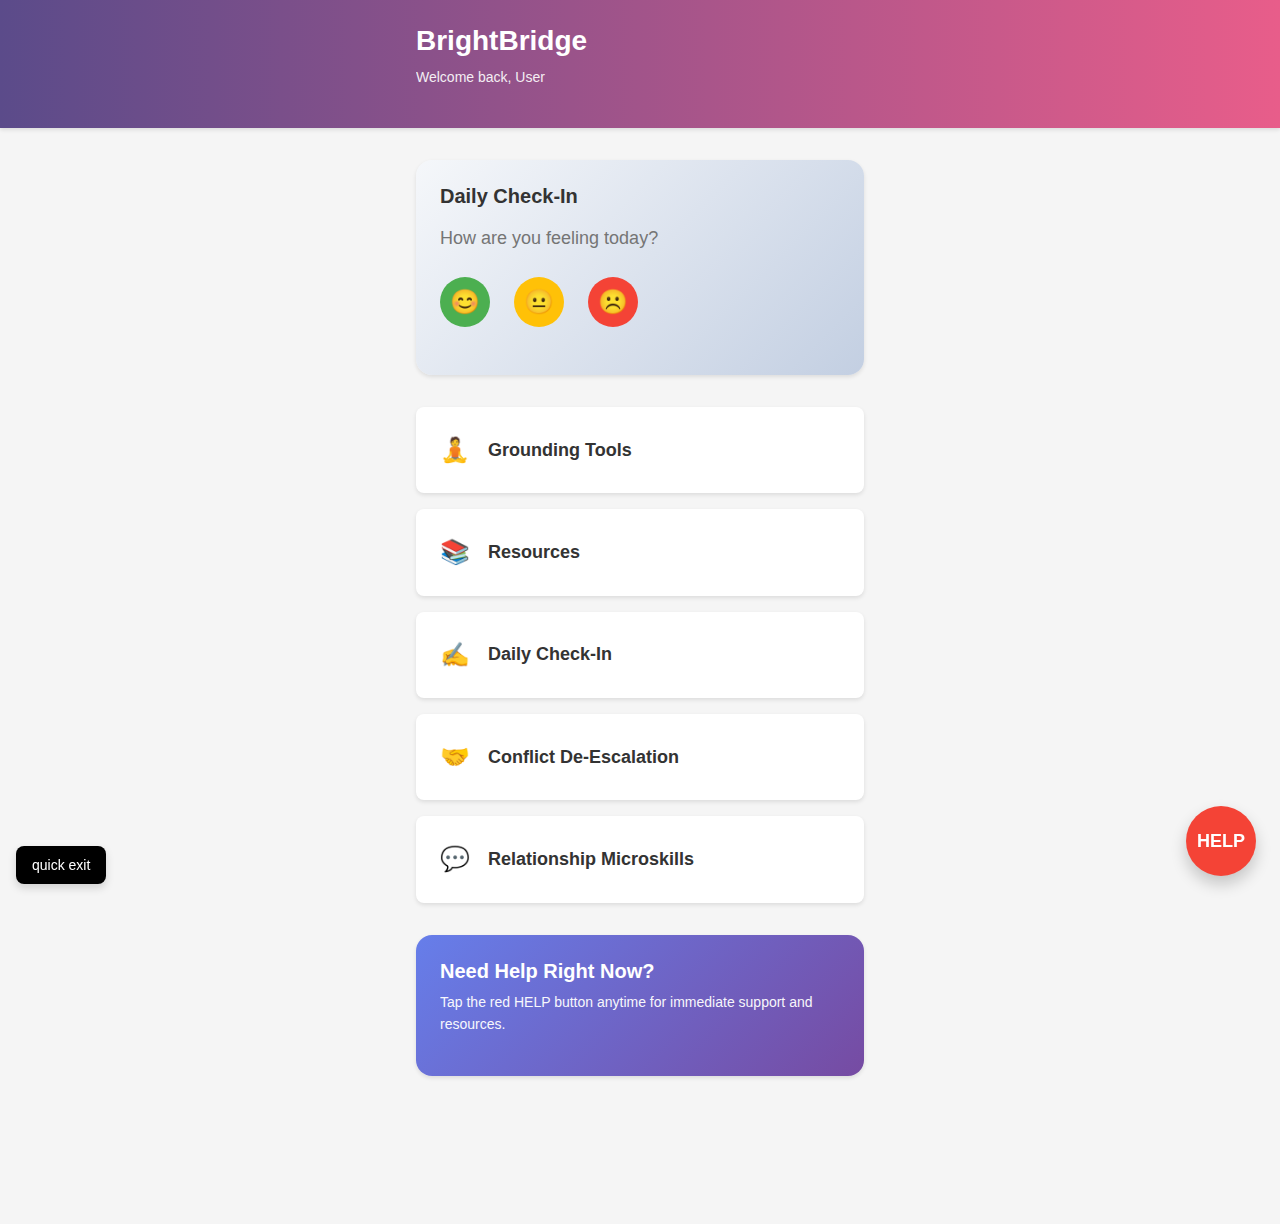
<file: home.html>
<!DOCTYPE html>
<html lang="en">
<head>
  <meta charset="UTF-8">
  <meta name="viewport" content="width=device-width, initial-scale=1.0, viewport-fit=cover">
  <meta name="description" content="BrightBridge - Dashboard">
  <meta name="theme-color" content="#5B4B8A">
  
  <meta name="apple-mobile-web-app-capable" content="yes">
  <meta name="apple-mobile-web-app-status-bar-style" content="black-translucent">
  
  <title>BrightBridge - Dashboard</title>
  
  <link rel="stylesheet" href="styles.css">
</head>
<body class="full-height">
  
  <header class="app-header gradient-header">
    <div class="container">
      <div class="header-content">
        <h1 class="text-white">BrightBridge</h1>
        <p class="text-white" style="opacity: 0.9; font-size: var(--font-size-xs);">
          Welcome back, <span id="headerUserName">User</span>
        </p>
      </div>
    </div>
  </header>
  
  <main class="container" style="flex: 1; padding-top: var(--spacing-lg); padding-bottom: 100px;">
    
    <section class="daily-checkin-card card fade-in">
      <h2 style="font-size: var(--font-size-md); margin-bottom: var(--spacing-sm);">
        Daily Check-In
      </h2>
      <p style="color: var(--dark-gray); margin-bottom: var(--spacing-md);">
        How are you feeling today?
      </p>
      
      <div class="mood-selector" style="justify-content: flex-start;">
        <button class="mood-btn happy" onclick="quickMoodCheck('happy')" aria-label="Happy">
          😊
        </button>
        <button class="mood-btn neutral" onclick="quickMoodCheck('neutral')" aria-label="Neutral">
          😐
        </button>
        <button class="mood-btn sad" onclick="quickMoodCheck('sad')" aria-label="Sad">
          ☹️
        </button>
      </div>
    </section>
    
    <nav class="main-nav mt-lg" aria-label="Main navigation">
      <ul class="nav-list">
        
        <li class="nav-item fade-in" style="animation-delay: 0.1s;">
          <a href="grounding.html" class="nav-link">
            <span class="nav-icon">🧘</span>
            <span>Grounding Tools</span>
          </a>
        </li>
        
        <li class="nav-item fade-in" style="animation-delay: 0.2s;">
          <a href="resources.html" class="nav-link">
            <span class="nav-icon">📚</span>
            <span>Resources</span>
          </a>
        </li>
        
        <li class="nav-item fade-in" style="animation-delay: 0.3s;">
          <a href="home-first-time.html" class="nav-link">
            <span class="nav-icon">✍️</span>
            <span>Daily Check-In</span>
          </a>
        </li>
        
        <li class="nav-item fade-in" style="animation-delay: 0.4s;">
          <a href="conflict.html" class="nav-link">
            <span class="nav-icon">🤝</span>
            <span>Conflict De-Escalation</span>
          </a>
        </li>
        
        <li class="nav-item fade-in" style="animation-delay: 0.5s;">
          <a href="microskills.html" class="nav-link">
            <span class="nav-icon">💬</span>
            <span>Relationship Microskills</span>
          </a>
        </li>
        
      </ul>
    </nav>
    
    <section class="info-section mt-lg">
      <div class="card" style="background: linear-gradient(135deg, #667eea 0%, #764ba2 100%); color: white;">
        <h3 style="color: white; margin-bottom: var(--spacing-xs);">Need Help Right Now?</h3>
        <p style="opacity: 0.95; font-size: var(--font-size-xs); margin-bottom: var(--spacing-sm);">
          Tap the red HELP button anytime for immediate support and resources.
        </p>
      </div>
    </section>
    
  </main>
  
  <a href="help.html" class="help-fab pulse" aria-label="Get help now">
    <span style="font-weight: 700; font-size: 18px;">HELP</span>
  </a>
  
  <a href="https://www.weather.com" class="quick-exit" aria-label="Quick exit to weather website">
    quick exit
  </a>
  
  <script>
    window.addEventListener('load', () => {
      const username = localStorage.getItem('brightbridge_username') || 'User';
      document.getElementById('headerUserName').textContent = username;
      document.body.style.opacity = '1';
    });
    
    function quickMoodCheck(mood) {
      const moodEntry = {
        mood: mood,
        timestamp: new Date().toISOString(),
        date: new Date().toLocaleDateString()
      };
      
      let moodHistory = JSON.parse(localStorage.getItem('brightbridge_mood_history') || '[]');
      moodHistory.push(moodEntry);
      localStorage.setItem('brightbridge_mood_history', JSON.stringify(moodHistory));
      
      const selectedBtn = event.target.closest('.mood-btn');
      selectedBtn.style.transform = 'scale(1.2)';
      setTimeout(() => {
        selectedBtn.style.transform = '';
      }, 200);
      
      showNotification('Mood logged! Thank you for checking in.');
    }
    
    function showNotification(message) {
      const notification = document.createElement('div');
      notification.className = 'notification';
      notification.textContent = message;
      notification.style.cssText = `
        position: fixed;
        top: 20px;
        left: 50%;
        transform: translateX(-50%);
        background: var(--mood-happy);
        color: white;
        padding: var(--spacing-sm) var(--spacing-md);
        border-radius: var(--radius-md);
        box-shadow: var(--shadow-lg);
        z-index: 10000;
        animation: slideDown 0.3s ease;
      `;
      
      document.body.appendChild(notification);
      
      setTimeout(() => {
        notification.style.animation = 'slideUp 0.3s ease';
        setTimeout(() => notification.remove(), 300);
      }, 2000);
    }
  </script>
  
  <style>
    body {
      opacity: 0;
      transition: opacity 0.5s ease;
      background-color: var(--light-gray);
    }
    
    .app-header {
      padding: var(--spacing-md) 0;
      box-shadow: var(--shadow-sm);
    }
    
    .header-content h1 {
      font-size: var(--font-size-lg);
      margin-bottom: var(--spacing-xs);
    }
    
    .daily-checkin-card {
      background: linear-gradient(135deg, #f5f7fa 0%, #c3cfe2 100%);
    }
    
    .mood-btn {
      width: 50px;
      height: 50px;
      font-size: 24px;
    }
    
    .nav-link {
      display: flex;
      align-items: center;
      gap: var(--spacing-sm);
      font-size: var(--font-size-sm);
      background: var(--white);
      box-shadow: var(--shadow-sm);
    }
    
    .nav-link:hover {
      box-shadow: var(--shadow-md);
    }
    
    .nav-icon {
      font-size: 24px;
      width: 32px;
      display: inline-block;
    }
    
    .info-section {
      margin-bottom: var(--spacing-xl);
    }
    
    @keyframes slideDown {
      from {
        transform: translateX(-50%) translateY(-20px);
        opacity: 0;
      }
      to {
        transform: translateX(-50%) translateY(0);
        opacity: 1;
      }
    }
    
    @keyframes slideUp {
      from {
        transform: translateX(-50%) translateY(0);
        opacity: 1;
      }
      to {
        transform: translateX(-50%) translateY(-20px);
        opacity: 0;
      }
    }
    
    @media (max-width: 480px) {
      .app-header {
        padding: var(--spacing-sm) 0;
      }
      
      .header-content h1 {
        font-size: var(--font-size-md);
      }
      
      .mood-btn {
        width: 44px;
        height: 44px;
        font-size: 20px;
      }
    }
  </style>
  
</body>
</html>
</file>
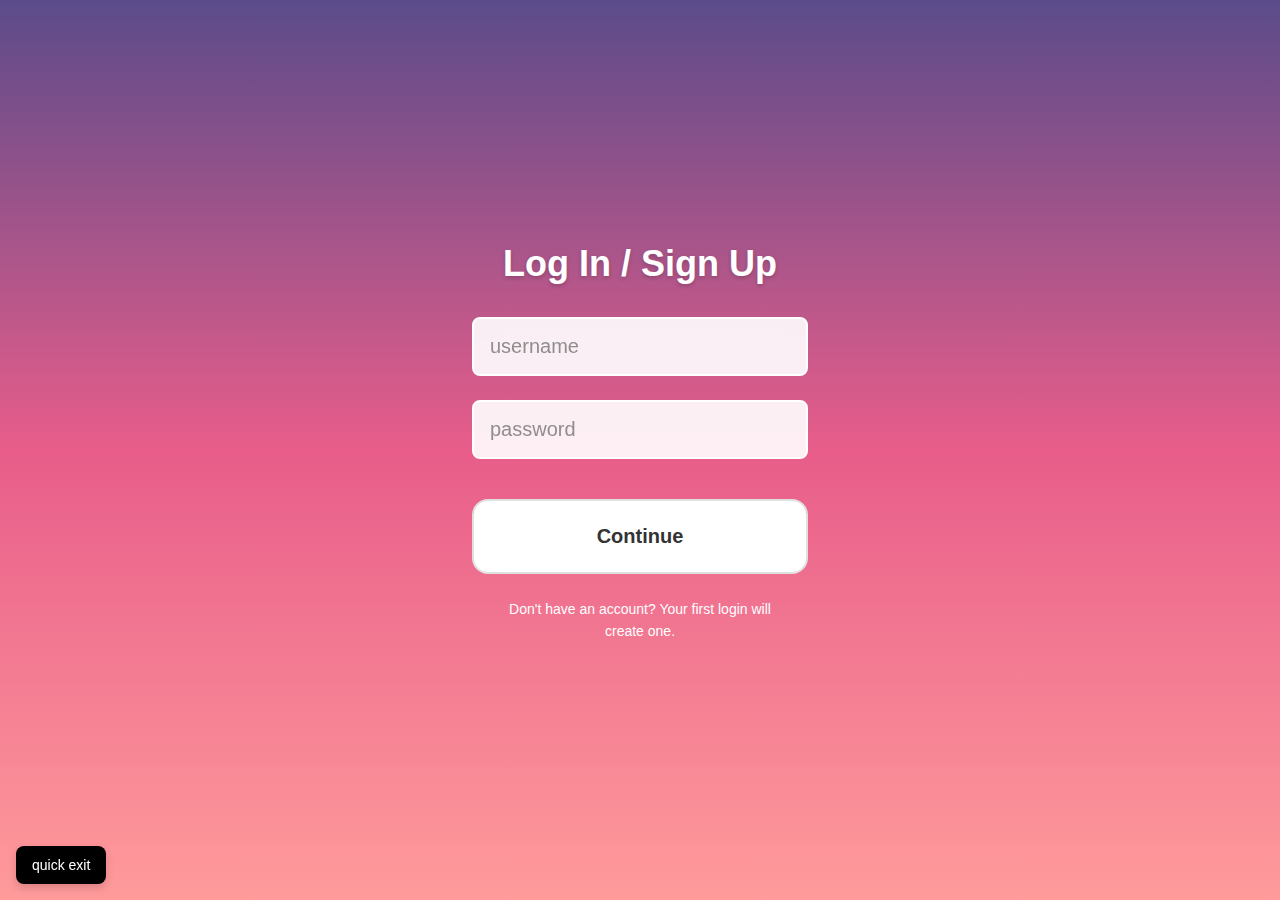
<file: login.html>
<!DOCTYPE html>
<html lang="en">
<head>
  <meta charset="UTF-8">
  <meta name="viewport" content="width=device-width, initial-scale=1.0, viewport-fit=cover">
  <meta name="description" content="BrightBridge - Login or Sign Up">
  <meta name="theme-color" content="#5B4B8A">
  
  <meta name="apple-mobile-web-app-capable" content="yes">
  <meta name="apple-mobile-web-app-status-bar-style" content="black-translucent">
  
  <title>BrightBridge - Login</title>
  
  <link rel="stylesheet" href="styles.css">
</head>
<body class="gradient-bg full-height">
  
  <main class="container center-content" style="flex: 1; justify-content: center;">
    
    <div class="login-card fade-in">
      <h1 class="text-center text-white mb-lg">Log In / Sign Up</h1>
      <form id="loginForm" class="login-form" onsubmit="handleLogin(event)">
        <div class="form-group">
          <label for="username" class="sr-only">Username</label>
          <input 
            type="text" 
            id="username" 
            name="username" 
            class="form-input" 
            placeholder="username"
            required
            autocomplete="username"
            aria-label="Enter your username"
          >
        </div>
        <div class="form-group">
          <label for="password" class="sr-only">Password</label>
          <input 
            type="password" 
            id="password" 
            name="password" 
            class="form-input" 
            placeholder="password"
            required
            autocomplete="current-password"
            aria-label="Enter your password"
          >
        </div>
        
        <button type="submit" class="btn btn-light btn-large" style="width: 100%;">
          Continue
        </button>
        
      </form>
      
      <div class="login-options mt-md">
        <p class="text-center text-white" style="font-size: var(--font-size-xs);">
          Don't have an account? Your first login will create one.
        </p>
      </div>
      
    </div>
    
  </main>
  
  <a href="https://www.weather.com" class="quick-exit" aria-label="Quick exit to weather website">
    quick exit
  </a>
  
  <script>
    function handleLogin(event) {
      event.preventDefault();
      
      const username = document.getElementById('username').value;
      const password = document.getElementById('password').value;
      
      if (username && password) {
        localStorage.setItem('brightbridge_username', username);
        
        const isFirstTime = !localStorage.getItem('brightbridge_returning_user');
        
        if (isFirstTime) {
          localStorage.setItem('brightbridge_returning_user', 'true');
          
          window.location.href = 'home-first-time.html';
        } else {
          window.location.href = 'home.html';
        }
      }
    }
    
    window.addEventListener('load', () => {
      document.body.style.opacity = '1';
    });
  </script>
  
  <style>
    body {
      opacity: 0;
      transition: opacity 0.5s ease;
    }
    
    .login-card {
      width: 100%;
      max-width: 400px;
      padding: var(--spacing-lg);
    }
    
    .login-form .form-input {
      background-color: rgba(255, 255, 255, 0.9);
      backdrop-filter: blur(10px);
      border: 2px solid var(--white);
      font-size: var(--font-size-md);
    }
    
    .login-form .form-input:focus {
      background-color: var(--white);
      border-color: var(--primary-purple);
      box-shadow: 0 0 0 3px rgba(91, 75, 138, 0.2);
    }
    
    .login-form .form-input::placeholder {
      color: var(--dark-gray);
      opacity: 0.8;
    }
    
    .login-form .btn {
      margin-top: var(--spacing-sm);
      font-size: var(--font-size-md);
      font-weight: 700;
    }
    
    .login-options {
      padding: 0 var(--spacing-sm);
    }
    
    h1 {
      font-size: var(--font-size-xl);
      text-shadow: 0 2px 4px rgba(0, 0, 0, 0.2);
    }
    
    @media (max-width: 480px) {
      .login-card {
        padding: var(--spacing-md);
      }
      
      h1 {
        font-size: var(--font-size-lg);
      }
    }
  </style>
  
</body>
</html>
</file>
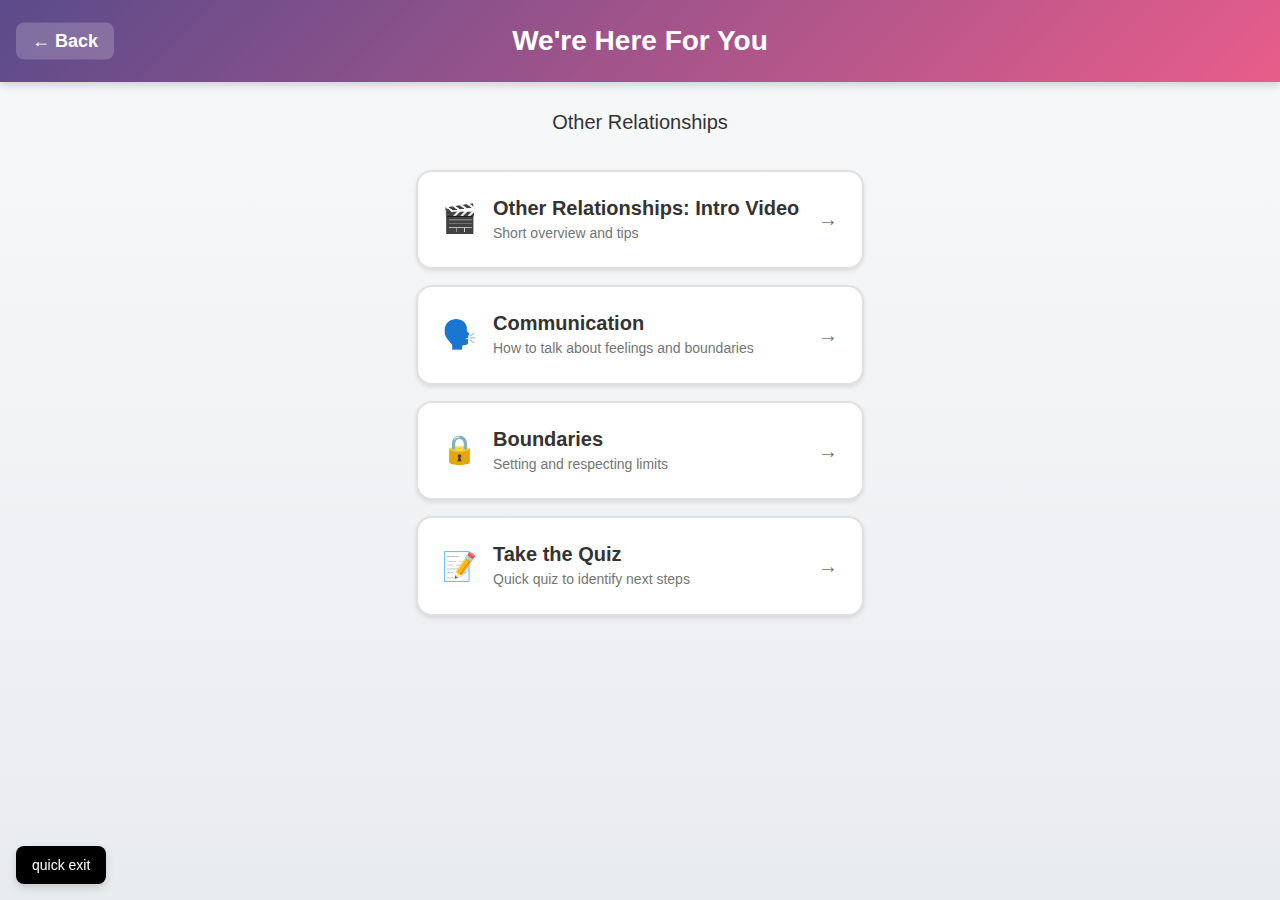
<file: otherHelp.html>
<!DOCTYPE html>
<html lang="en">
<head>
  <meta charset="UTF-8">
  <meta name="viewport" content="width=device-width, initial-scale=1.0, viewport-fit=cover">
  <meta name="description" content="BrightBridge - Get Help">
  <meta name="theme-color" content="#5B4B8A">
  
  <!-- iOS Support -->
  <meta name="apple-mobile-web-app-capable" content="yes">
  <meta name="apple-mobile-web-app-status-bar-style" content="black-translucent">
  
  <title>BrightBridge - Other Help</title>
  
  <link rel="stylesheet" href="styles.css">
</head>
<body class="full-height">
    <header class="help-header">
    <button class="back-button" onclick="goBack()" aria-label="Go back">
      ← Back
    </button>
    <h1 class="text-center text-white">We're Here For You</h1>
    </header>

    <main class="container" style="flex: 1; padding-top: var(--spacing-md); padding-bottom: 100px;">
    
    <section class="help-selection fade-in" id="helpSelection">
      <p class="intro-text">Other Relationships</p>
      
      <div class="help-category">
        <a class="help-category-btn" href="videos/romantic_intro.html" aria-label="Watch Romantic Intro Video">
          <div class="btn-content">
            <span class="btn-icon">🎬</span>
            <div class="btn-text">
              <h3>Other Relationships: Intro Video</h3>
              <p>Short overview and tips</p>
            </div>
            <span class="btn-arrow">→</span>
          </div>
        </a>
      </div>

      <div class="help-category">
        <a class="help-category-btn" href="videos/communication.html" aria-label="Watch Communication Video">
          <div class="btn-content">
            <span class="btn-icon">🗣️</span>
            <div class="btn-text">
              <h3>Communication</h3>
              <p>How to talk about feelings and boundaries</p>
            </div>
            <span class="btn-arrow">→</span>
          </div>
        </a>
      </div>

      <div class="help-category">
        <a class="help-category-btn" href="videos/boundaries.html" aria-label="Watch Boundaries Video">
          <div class="btn-content">
            <span class="btn-icon">🔒</span>
            <div class="btn-text">
              <h3>Boundaries</h3>
              <p>Setting and respecting limits</p>
            </div>
            <span class="btn-arrow">→</span>
          </div>
        </a>
      </div>

      <div class="help-category">
        <button class="help-category-btn" onclick="window.location.href='quiz.html'" aria-label="Take the relationship quiz">
          <div class="btn-content">
            <span class="btn-icon">📝</span>
            <div class="btn-text">
              <h3>Take the Quiz</h3>
              <p>Quick quiz to identify next steps</p>
            </div>
            <span class="btn-arrow">→</span>
          </div>
        </button>
      </div>
    </section>
    
    <section class="crisis-section" id="crisisSection" style="display: none;">
      <button class="back-link" onclick="hideCrisisOptions()">
        ← Back to help options
      </button>
      
      <!-- Emergency Alert -->
      <div class="alert-box emergency-alert fade-in">
        <p class="alert-text">
          ⚠️ <strong>If you're in immediate danger, please call 911 now.</strong>
        </p>
      </div>
      
      <h2 class="section-title">Crisis Hotlines</h2>
      <p class="section-subtitle">All of these are free, confidential, and available 24/7</p>
      
      <!-- National Suicide Prevention -->
      <div class="resource-card fade-in" style="animation-delay: 0.1s;">
        <div class="card-header">
          <h3>☎️ National Suicide Prevention Lifeline</h3>
          <span class="badge">24/7</span>
        </div>
        <p>Free and confidential support for people in distress</p>
        <a href="tel:988" class="btn btn-primary btn-large">
          📞 Call or Text 988
        </a>
      </div>
      
      <!-- Crisis Text Line -->
      <div class="resource-card fade-in" style="animation-delay: 0.2s;">
        <div class="card-header">
          <h3>💬 Crisis Text Line</h3>
          <span class="badge">24/7</span>
        </div>
        <p>Text with a trained crisis counselor</p>
        <a href="sms:741741&body=HELLO" class="btn btn-primary btn-large">
          💬 Text HELLO to 741741
        </a>
      </div>
      
      <!-- Domestic Violence Hotline -->
      <div class="resource-card fade-in" style="animation-delay: 0.3s;">
        <div class="card-header">
          <h3>🏠 Domestic Violence Hotline</h3>
          <span class="badge">24/7</span>
        </div>
        <p>Support for domestic violence situations</p>
        <a href="tel:18007997233" class="btn btn-primary btn-large">
          📞 Call 1-800-799-7233
        </a>
      </div>
      
      <!-- Sexual Assault Hotline -->
      <div class="resource-card fade-in" style="animation-delay: 0.4s;">
        <div class="card-header">
          <h3>👤 Sexual Assault Hotline (RAINN)</h3>
          <span class="badge">24/7</span>
        </div>
        <p>Confidential support from trained staff</p>
        <a href="tel:18006564673" class="btn btn-primary btn-large">
          📞 Call 1-800-656-4673
        </a>
      </div>
      
      <!-- Trevor Project (LGBTQ+) -->
      <div class="resource-card fade-in" style="animation-delay: 0.5s;">
        <div class="card-header">
          <h3>🏳️‍🌈 The Trevor Project</h3>
          <span class="badge">24/7</span>
        </div>
        <p>Crisis support for LGBTQ+ young people</p>
        <a href="tel:18664887386" class="btn btn-primary btn-large">
          📞 Call 1-866-488-7386
        </a>
        <a href="sms:678678&body=START" class="btn btn-light mt-sm">
          💬 Text START to 678678
        </a>
      </div>
    </section>
    
    <!-- Relationship Options Section (Hidden by default) -->
    <section class="relationship-section" id="relationshipSection" style="display: none;">
      <button class="back-link" onclick="hideRelationshipOptions()">
        ← Back to help options
      </button>
      
      <h2 class="section-title">Who is this about?</h2>
      <p class="section-subtitle">This helps us show you the most relevant resources</p>
      
      <div class="relationship-grid">
        <button class="relationship-card" onclick="showRelationshipHelp('romantic')">
          <span class="card-icon">💕</span>
          <h3>Romantic Partner</h3>
          <p>Boyfriend, girlfriend, dating</p>
        </button>
        
        <button class="relationship-card" onclick="showRelationshipHelp('friend')">
          <span class="card-icon">👫</span>
          <h3>Friend</h3>
          <p>Classmate, best friend</p>
        </button>
        
        <button class="relationship-card" onclick="showRelationshipHelp('family')">
          <span class="card-icon">👨‍👩‍👧‍👦</span>
          <h3>Family Member</h3>
          <p>Parent, sibling, relative</p>
        </button>
        
        <button class="relationship-card" onclick="showRelationshipHelp('other')">
          <span class="card-icon">🤝</span>
          <h3>Other</h3>
          <p>Teacher, coworker, etc.</p>
        </button>
      </div>
      
      <div class="info-box mt-lg">
        <p>💡 <strong>Not sure if you need help?</strong></p>
        <p>It's always okay to reach out. Your feelings are valid, and you deserve support.</p>
      </div>
    </section>
    
    </main>
    
    <a href="https://www.weather.com" class="quick-exit" aria-label="Quick exit to weather website">
        quick exit
    </a>
  
  <script>
    // Page load
    window.addEventListener('load', () => {
      document.body.style.opacity = '1';
    });
    
    // Go back to previous page
    function goBack() {
      window.history.back();
    }
    
    // Hide crisis options
    function hideCrisisOptions() {
      document.getElementById('crisisSection').style.display = 'none';
      document.getElementById('helpSelection').style.display = 'block';
      window.scrollTo(0, 0);
    }

    // Hide relationship options
    function hideRelationshipOptions() {
      document.getElementById('relationshipSection').style.display = 'none';
      document.getElementById('helpSelection').style.display = 'block';
      window.scrollTo(0, 0);
    }
    
  </script>
    <style>
    /* Help page specific styles */
    body {
      opacity: 0;
      transition: opacity 0.5s ease;
      background: linear-gradient(to bottom, #f8f9fa 0%, #e9ecef 100%);
    }
    
    /* Header */
    .help-header {
      background: linear-gradient(135deg, var(--primary-purple) 0%, var(--primary-pink) 100%);
      padding: var(--spacing-md);
      position: relative;
      box-shadow: var(--shadow-md);
    }
    
    .help-header h1 {
      font-size: var(--font-size-lg);
      margin: 0;
      font-weight: 600;
    }
    
    .back-button {
      background: rgba(255, 255, 255, 0.2);
      border: none;
      color: var(--white);
      font-size: var(--font-size-sm);
      padding: var(--spacing-xs) var(--spacing-sm);
      cursor: pointer;
      position: absolute;
      left: var(--spacing-sm);
      top: 50%;
      transform: translateY(-50%);
      border-radius: var(--radius-sm);
      font-weight: 600;
      transition: all var(--transition-fast);
    }
    
    .back-button:hover {
      background: rgba(255, 255, 255, 0.3);
    }
    
    .back-link {
      display: inline-block;
      color: var(--primary-purple);
      text-decoration: none;
      font-size: var(--font-size-sm);
      margin-bottom: var(--spacing-md);
      background: none;
      border: none;
      cursor: pointer;
      padding: var(--spacing-xs) 0;
      font-weight: 600;
    }
    
    /* Intro Text */
    .intro-text {
      text-align: center;
      font-size: var(--font-size-md);
      color: var(--text-dark);
      margin-bottom: var(--spacing-lg);
      font-weight: 500;
    }
    
    /* Section Titles */
    .section-title {
      font-size: var(--font-size-lg);
      color: var(--text-dark);
      margin-bottom: var(--spacing-xs);
      font-weight: 600;
    }
    
    .section-subtitle {
      font-size: var(--font-size-sm);
      color: var(--dark-gray);
      margin-bottom: var(--spacing-lg);
      line-height: 1.5;
    }
    
    
    .help-category {
      margin-bottom: var(--spacing-sm);
    }
    
    .help-category-btn {
      display: block;
      width: 100%;
      background: var(--white);
      border: 2px solid var(--gray);
      border-radius: var(--radius-md);
      padding: var(--spacing-md);
      cursor: pointer;
      transition: all var(--transition-normal);
      box-shadow: var(--shadow-sm);
      text-align: left;
      text-decoration: none;
      color: inherit;
    }
    
    .help-category-btn:hover {
      transform: translateY(-2px);
      box-shadow: var(--shadow-md);
      border-color: var(--primary-purple);
    }
    
    .help-category-btn:active {
      transform: translateY(0);
    }
    
    .crisis-btn {
      background: linear-gradient(135deg, #fff5f5 0%, #ffe8e8 100%);
      border: 2px solid var(--danger-red);
    }
    
    .crisis-btn:hover {
      border-color: var(--danger-dark);
    }
    
    .btn-content {
      display: flex;
      align-items: center;
      gap: var(--spacing-sm);
    }
    
    .btn-icon {
      font-size: 28px;
      flex-shrink: 0;
    }
    
    .btn-text {
      flex: 1;
    }
    
    .btn-text h3 {
      margin: 0 0 4px 0;
      font-size: var(--font-size-md);
      color: var(--text-dark);
      font-weight: 600;
    }
    
    .btn-text p {
      margin: 0;
      font-size: var(--font-size-xs);
      color: var(--dark-gray);
      line-height: 1.4;
    }
    
    .btn-arrow {
      font-size: 20px;
      color: var(--dark-gray);
      flex-shrink: 0;
    }
    

    .alert-box {
      background: linear-gradient(135deg, #ff6b6b 0%, #ee5a6f 100%);
      color: var(--white);
      padding: var(--spacing-md);
      border-radius: var(--radius-md);
      box-shadow: var(--shadow-md);
      margin-bottom: var(--spacing-lg);
    }
    
    .alert-text {
      margin: 0;
      font-size: var(--font-size-sm);
      line-height: 1.6;
    }
    
    
    .resource-card {
      background: var(--white);
      border-radius: var(--radius-md);
      padding: var(--spacing-md);
      margin-bottom: var(--spacing-md);
      box-shadow: var(--shadow-sm);
      border: 1px solid var(--gray);
    }
    
    .card-header {
      display: flex;
      justify-content: space-between;
      align-items: start;
      margin-bottom: var(--spacing-xs);
      gap: var(--spacing-sm);
    }
    
    .resource-card h3 {
      margin: 0;
      font-size: var(--font-size-md);
      color: var(--text-dark);
      font-weight: 600;
      flex: 1;
    }
    
    .badge {
      background: var(--primary-purple);
      color: var(--white);
      padding: 4px 8px;
      border-radius: var(--radius-sm);
      font-size: 11px;
      font-weight: 600;
      flex-shrink: 0;
    }
    
    .resource-card p {
      margin: var(--spacing-xs) 0 var(--spacing-md) 0;
      color: var(--dark-gray);
      font-size: var(--font-size-sm);
      line-height: 1.5;
    }
    
    
    .relationship-grid {
      display: grid;
      grid-template-columns: repeat(2, 1fr);
      gap: var(--spacing-md);
      margin-bottom: var(--spacing-md);
    }
    
    .relationship-card {
      background: var(--white);
      border: 2px solid var(--gray);
      border-radius: var(--radius-md);
      padding: var(--spacing-md);
      cursor: pointer;
      transition: all var(--transition-normal);
      display: flex;
      flex-direction: column;
      align-items: center;
      text-align: center;
      min-height: 140px;
      box-shadow: var(--shadow-sm);
    }
    
    .relationship-card:hover {
      border-color: var(--primary-purple);
      transform: translateY(-2px);
      box-shadow: var(--shadow-md);
    }
    
    .card-icon {
      font-size: 36px;
      margin-bottom: var(--spacing-sm);
    }
    
    .relationship-card h3 {
      margin: 0 0 var(--spacing-xs) 0;
      font-size: var(--font-size-sm);
      font-weight: 600;
      color: var(--text-dark);
    }
    
    .relationship-card p {
      margin: 0;
      font-size: 12px;
      color: var(--dark-gray);
      line-height: 1.3;
    }
    
    
    .info-box {
      background: linear-gradient(135deg, #e3f2fd 0%, #d1e7fd 100%);
      border-radius: var(--radius-md);
      padding: var(--spacing-md);
      border: 1px solid #90caf9;
    }
    
    .info-box p {
      margin: 0;
      font-size: var(--font-size-sm);
      color: var(--text-dark);
      line-height: 1.5;
    }
    
    .info-box p:first-child {
      margin-bottom: var(--spacing-xs);
    }
    
    /* Responsive */
    @media (max-width: 480px) {
      .help-header h1 {
        font-size: var(--font-size-md);
      }
      
      .btn-icon {
        font-size: 24px;
      }
      
      .btn-text h3 {
        font-size: var(--font-size-sm);
      }
      
      .relationship-grid {
        grid-template-columns: 1fr;
      }
      
      .relationship-card {
        min-height: 100px;
      }
      
      .card-icon {
        font-size: 32px;
      }
    }
    </style>
</body>
</file>
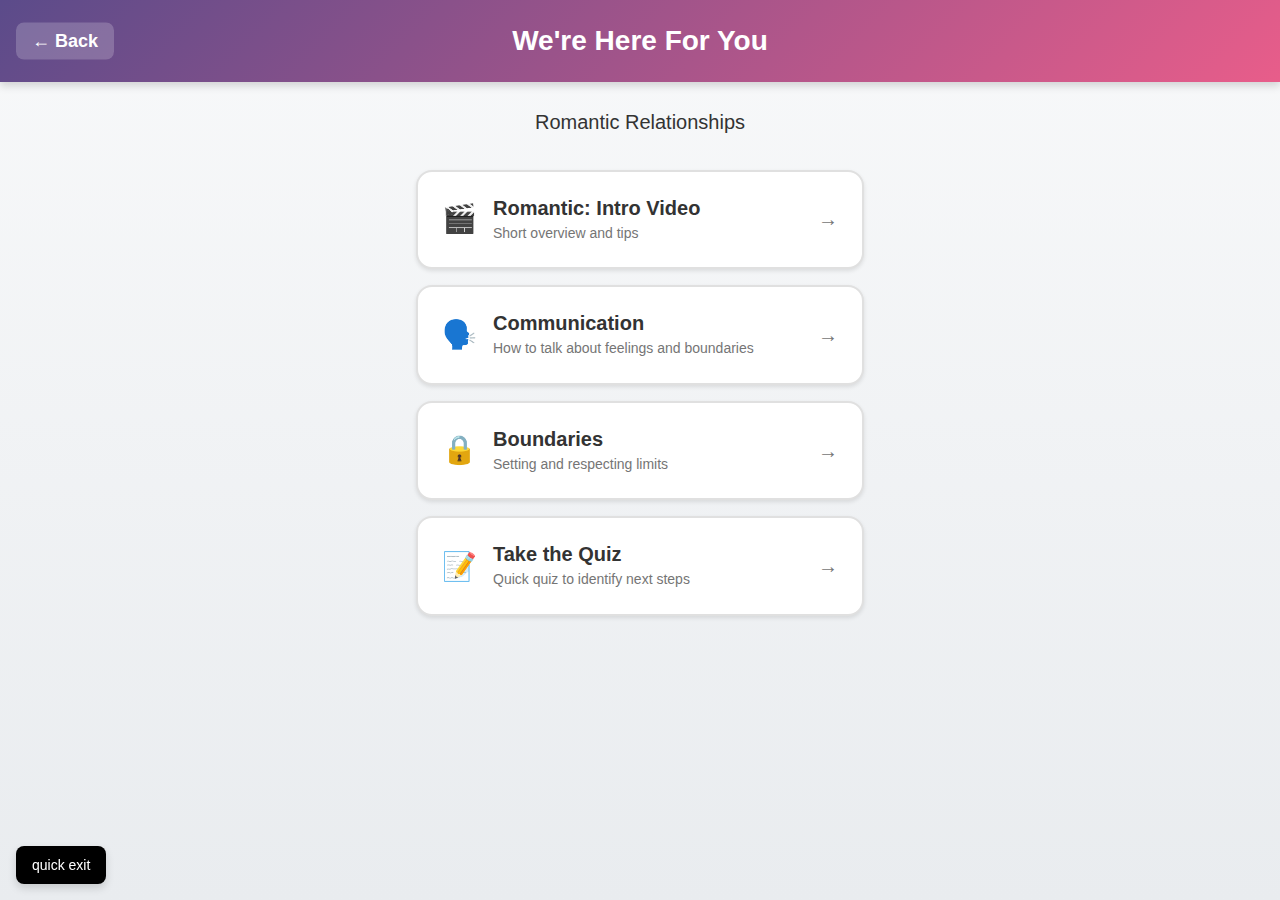
<file: romantic.html>
<!DOCTYPE html>
<html lang="en">
<head>
  <meta charset="UTF-8">
  <meta name="viewport" content="width=device-width, initial-scale=1.0, viewport-fit=cover">
  <meta name="description" content="BrightBridge - Get Help">
  <meta name="theme-color" content="#5B4B8A">
  
  <!-- iOS Support -->
  <meta name="apple-mobile-web-app-capable" content="yes">
  <meta name="apple-mobile-web-app-status-bar-style" content="black-translucent">
  
  <title>BrightBridge - Romantic Help</title>
  
  <link rel="stylesheet" href="styles.css">
</head>
<body class="full-height">
    <header class="help-header">
    <button class="back-button" onclick="goBack()" aria-label="Go back">
      ← Back
    </button>
    <h1 class="text-center text-white">We're Here For You</h1>
    </header>

    <main class="container" style="flex: 1; padding-top: var(--spacing-md); padding-bottom: 100px;">
    
    <section class="help-selection fade-in" id="helpSelection">
      <p class="intro-text">Romantic Relationships</p>
      
      <div class="help-category">
        <a class="help-category-btn" href="videos/romantic_intro.html" aria-label="Watch Romantic Intro Video">
          <div class="btn-content">
            <span class="btn-icon">🎬</span>
            <div class="btn-text">
              <h3>Romantic: Intro Video</h3>
              <p>Short overview and tips</p>
            </div>
            <span class="btn-arrow">→</span>
          </div>
        </a>
      </div>

      <div class="help-category">
        <a class="help-category-btn" href="videos/communication.html" aria-label="Watch Communication Video">
          <div class="btn-content">
            <span class="btn-icon">🗣️</span>
            <div class="btn-text">
              <h3>Communication</h3>
              <p>How to talk about feelings and boundaries</p>
            </div>
            <span class="btn-arrow">→</span>
          </div>
        </a>
      </div>

      <div class="help-category">
        <a class="help-category-btn" href="videos/boundaries.html" aria-label="Watch Boundaries Video">
          <div class="btn-content">
            <span class="btn-icon">🔒</span>
            <div class="btn-text">
              <h3>Boundaries</h3>
              <p>Setting and respecting limits</p>
            </div>
            <span class="btn-arrow">→</span>
          </div>
        </a>
      </div>

      <div class="help-category">
        <button class="help-category-btn" onclick="window.location.href='quiz.html'" aria-label="Take the relationship quiz">
          <div class="btn-content">
            <span class="btn-icon">📝</span>
            <div class="btn-text">
              <h3>Take the Quiz</h3>
              <p>Quick quiz to identify next steps</p>
            </div>
            <span class="btn-arrow">→</span>
          </div>
        </button>
      </div>
    </section>
    
    <section class="crisis-section" id="crisisSection" style="display: none;">
      <button class="back-link" onclick="hideCrisisOptions()">
        ← Back to help options
      </button>
      
      <!-- Emergency Alert -->
      <div class="alert-box emergency-alert fade-in">
        <p class="alert-text">
          ⚠️ <strong>If you're in immediate danger, please call 911 now.</strong>
        </p>
      </div>
      
      <h2 class="section-title">Crisis Hotlines</h2>
      <p class="section-subtitle">All of these are free, confidential, and available 24/7</p>
      
      <!-- National Suicide Prevention -->
      <div class="resource-card fade-in" style="animation-delay: 0.1s;">
        <div class="card-header">
          <h3>☎️ National Suicide Prevention Lifeline</h3>
          <span class="badge">24/7</span>
        </div>
        <p>Free and confidential support for people in distress</p>
        <a href="tel:988" class="btn btn-primary btn-large">
          📞 Call or Text 988
        </a>
      </div>
      
      <!-- Crisis Text Line -->
      <div class="resource-card fade-in" style="animation-delay: 0.2s;">
        <div class="card-header">
          <h3>💬 Crisis Text Line</h3>
          <span class="badge">24/7</span>
        </div>
        <p>Text with a trained crisis counselor</p>
        <a href="sms:741741&body=HELLO" class="btn btn-primary btn-large">
          💬 Text HELLO to 741741
        </a>
      </div>
      
      <!-- Domestic Violence Hotline -->
      <div class="resource-card fade-in" style="animation-delay: 0.3s;">
        <div class="card-header">
          <h3>🏠 Domestic Violence Hotline</h3>
          <span class="badge">24/7</span>
        </div>
        <p>Support for domestic violence situations</p>
        <a href="tel:18007997233" class="btn btn-primary btn-large">
          📞 Call 1-800-799-7233
        </a>
      </div>
      
      <!-- Sexual Assault Hotline -->
      <div class="resource-card fade-in" style="animation-delay: 0.4s;">
        <div class="card-header">
          <h3>👤 Sexual Assault Hotline (RAINN)</h3>
          <span class="badge">24/7</span>
        </div>
        <p>Confidential support from trained staff</p>
        <a href="tel:18006564673" class="btn btn-primary btn-large">
          📞 Call 1-800-656-4673
        </a>
      </div>
      
      <!-- Trevor Project (LGBTQ+) -->
      <div class="resource-card fade-in" style="animation-delay: 0.5s;">
        <div class="card-header">
          <h3>🏳️‍🌈 The Trevor Project</h3>
          <span class="badge">24/7</span>
        </div>
        <p>Crisis support for LGBTQ+ young people</p>
        <a href="tel:18664887386" class="btn btn-primary btn-large">
          📞 Call 1-866-488-7386
        </a>
        <a href="sms:678678&body=START" class="btn btn-light mt-sm">
          💬 Text START to 678678
        </a>
      </div>
    </section>
    
    <!-- Relationship Options Section (Hidden by default) -->
    <section class="relationship-section" id="relationshipSection" style="display: none;">
      <button class="back-link" onclick="hideRelationshipOptions()">
        ← Back to help options
      </button>
      
      <h2 class="section-title">Who is this about?</h2>
      <p class="section-subtitle">This helps us show you the most relevant resources</p>
      
      <div class="relationship-grid">
        <button class="relationship-card" onclick="showRelationshipHelp('romantic')">
          <span class="card-icon">💕</span>
          <h3>Romantic Partner</h3>
          <p>Boyfriend, girlfriend, dating</p>
        </button>
        
        <button class="relationship-card" onclick="showRelationshipHelp('friend')">
          <span class="card-icon">👫</span>
          <h3>Friend</h3>
          <p>Classmate, best friend</p>
        </button>
        
        <button class="relationship-card" onclick="showRelationshipHelp('family')">
          <span class="card-icon">👨‍👩‍👧‍👦</span>
          <h3>Family Member</h3>
          <p>Parent, sibling, relative</p>
        </button>
        
        <button class="relationship-card" onclick="showRelationshipHelp('other')">
          <span class="card-icon">🤝</span>
          <h3>Other</h3>
          <p>Teacher, coworker, etc.</p>
        </button>
      </div>
      
      <div class="info-box mt-lg">
        <p>💡 <strong>Not sure if you need help?</strong></p>
        <p>It's always okay to reach out. Your feelings are valid, and you deserve support.</p>
      </div>
    </section>
    
    </main>
    
    <a href="https://www.weather.com" class="quick-exit" aria-label="Quick exit to weather website">
        quick exit
    </a>
  
  <script>
    // Page load
    window.addEventListener('load', () => {
      document.body.style.opacity = '1';
    });
    
    // Go back to previous page
    function goBack() {
      window.history.back();
    }
    
    // Hide crisis options
    function hideCrisisOptions() {
      document.getElementById('crisisSection').style.display = 'none';
      document.getElementById('helpSelection').style.display = 'block';
      window.scrollTo(0, 0);
    }

    // Hide relationship options
    function hideRelationshipOptions() {
      document.getElementById('relationshipSection').style.display = 'none';
      document.getElementById('helpSelection').style.display = 'block';
      window.scrollTo(0, 0);
    }
    
  </script>
    <style>
    /* Help page specific styles */
    body {
      opacity: 0;
      transition: opacity 0.5s ease;
      background: linear-gradient(to bottom, #f8f9fa 0%, #e9ecef 100%);
    }
    
    /* Header */
    .help-header {
      background: linear-gradient(135deg, var(--primary-purple) 0%, var(--primary-pink) 100%);
      padding: var(--spacing-md);
      position: relative;
      box-shadow: var(--shadow-md);
    }
    
    .help-header h1 {
      font-size: var(--font-size-lg);
      margin: 0;
      font-weight: 600;
    }
    
    .back-button {
      background: rgba(255, 255, 255, 0.2);
      border: none;
      color: var(--white);
      font-size: var(--font-size-sm);
      padding: var(--spacing-xs) var(--spacing-sm);
      cursor: pointer;
      position: absolute;
      left: var(--spacing-sm);
      top: 50%;
      transform: translateY(-50%);
      border-radius: var(--radius-sm);
      font-weight: 600;
      transition: all var(--transition-fast);
    }
    
    .back-button:hover {
      background: rgba(255, 255, 255, 0.3);
    }
    
    .back-link {
      display: inline-block;
      color: var(--primary-purple);
      text-decoration: none;
      font-size: var(--font-size-sm);
      margin-bottom: var(--spacing-md);
      background: none;
      border: none;
      cursor: pointer;
      padding: var(--spacing-xs) 0;
      font-weight: 600;
    }
    
    /* Intro Text */
    .intro-text {
      text-align: center;
      font-size: var(--font-size-md);
      color: var(--text-dark);
      margin-bottom: var(--spacing-lg);
      font-weight: 500;
    }
    
    /* Section Titles */
    .section-title {
      font-size: var(--font-size-lg);
      color: var(--text-dark);
      margin-bottom: var(--spacing-xs);
      font-weight: 600;
    }
    
    .section-subtitle {
      font-size: var(--font-size-sm);
      color: var(--dark-gray);
      margin-bottom: var(--spacing-lg);
      line-height: 1.5;
    }
    
    
    .help-category {
      margin-bottom: var(--spacing-sm);
    }
    
    .help-category-btn {
      display: block;
      width: 100%;
      background: var(--white);
      border: 2px solid var(--gray);
      border-radius: var(--radius-md);
      padding: var(--spacing-md);
      cursor: pointer;
      transition: all var(--transition-normal);
      box-shadow: var(--shadow-sm);
      text-align: left;
      text-decoration: none;
      color: inherit;
    }
    
    .help-category-btn:hover {
      transform: translateY(-2px);
      box-shadow: var(--shadow-md);
      border-color: var(--primary-purple);
    }
    
    .help-category-btn:active {
      transform: translateY(0);
    }
    
    .crisis-btn {
      background: linear-gradient(135deg, #fff5f5 0%, #ffe8e8 100%);
      border: 2px solid var(--danger-red);
    }
    
    .crisis-btn:hover {
      border-color: var(--danger-dark);
    }
    
    .btn-content {
      display: flex;
      align-items: center;
      gap: var(--spacing-sm);
    }
    
    .btn-icon {
      font-size: 28px;
      flex-shrink: 0;
    }
    
    .btn-text {
      flex: 1;
    }
    
    .btn-text h3 {
      margin: 0 0 4px 0;
      font-size: var(--font-size-md);
      color: var(--text-dark);
      font-weight: 600;
    }
    
    .btn-text p {
      margin: 0;
      font-size: var(--font-size-xs);
      color: var(--dark-gray);
      line-height: 1.4;
    }
    
    .btn-arrow {
      font-size: 20px;
      color: var(--dark-gray);
      flex-shrink: 0;
    }
    

    .alert-box {
      background: linear-gradient(135deg, #ff6b6b 0%, #ee5a6f 100%);
      color: var(--white);
      padding: var(--spacing-md);
      border-radius: var(--radius-md);
      box-shadow: var(--shadow-md);
      margin-bottom: var(--spacing-lg);
    }
    
    .alert-text {
      margin: 0;
      font-size: var(--font-size-sm);
      line-height: 1.6;
    }
    
    
    .resource-card {
      background: var(--white);
      border-radius: var(--radius-md);
      padding: var(--spacing-md);
      margin-bottom: var(--spacing-md);
      box-shadow: var(--shadow-sm);
      border: 1px solid var(--gray);
    }
    
    .card-header {
      display: flex;
      justify-content: space-between;
      align-items: start;
      margin-bottom: var(--spacing-xs);
      gap: var(--spacing-sm);
    }
    
    .resource-card h3 {
      margin: 0;
      font-size: var(--font-size-md);
      color: var(--text-dark);
      font-weight: 600;
      flex: 1;
    }
    
    .badge {
      background: var(--primary-purple);
      color: var(--white);
      padding: 4px 8px;
      border-radius: var(--radius-sm);
      font-size: 11px;
      font-weight: 600;
      flex-shrink: 0;
    }
    
    .resource-card p {
      margin: var(--spacing-xs) 0 var(--spacing-md) 0;
      color: var(--dark-gray);
      font-size: var(--font-size-sm);
      line-height: 1.5;
    }
    
    
    .relationship-grid {
      display: grid;
      grid-template-columns: repeat(2, 1fr);
      gap: var(--spacing-md);
      margin-bottom: var(--spacing-md);
    }
    
    .relationship-card {
      background: var(--white);
      border: 2px solid var(--gray);
      border-radius: var(--radius-md);
      padding: var(--spacing-md);
      cursor: pointer;
      transition: all var(--transition-normal);
      display: flex;
      flex-direction: column;
      align-items: center;
      text-align: center;
      min-height: 140px;
      box-shadow: var(--shadow-sm);
    }
    
    .relationship-card:hover {
      border-color: var(--primary-purple);
      transform: translateY(-2px);
      box-shadow: var(--shadow-md);
    }
    
    .card-icon {
      font-size: 36px;
      margin-bottom: var(--spacing-sm);
    }
    
    .relationship-card h3 {
      margin: 0 0 var(--spacing-xs) 0;
      font-size: var(--font-size-sm);
      font-weight: 600;
      color: var(--text-dark);
    }
    
    .relationship-card p {
      margin: 0;
      font-size: 12px;
      color: var(--dark-gray);
      line-height: 1.3;
    }
    
    
    .info-box {
      background: linear-gradient(135deg, #e3f2fd 0%, #d1e7fd 100%);
      border-radius: var(--radius-md);
      padding: var(--spacing-md);
      border: 1px solid #90caf9;
    }
    
    .info-box p {
      margin: 0;
      font-size: var(--font-size-sm);
      color: var(--text-dark);
      line-height: 1.5;
    }
    
    .info-box p:first-child {
      margin-bottom: var(--spacing-xs);
    }
    
    /* Responsive */
    @media (max-width: 480px) {
      .help-header h1 {
        font-size: var(--font-size-md);
      }
      
      .btn-icon {
        font-size: 24px;
      }
      
      .btn-text h3 {
        font-size: var(--font-size-sm);
      }
      
      .relationship-grid {
        grid-template-columns: 1fr;
      }
      
      .relationship-card {
        min-height: 100px;
      }
      
      .card-icon {
        font-size: 32px;
      }
    }
    </style>
</body>
</file>
<file: styles.css>
:root {
  --primary-purple: #5B4B8A;
  --primary-pink: #E85D8A;
  --primary-coral: #FF9B9B;
  
  --mood-happy: #4CAF50;
  --mood-neutral: #FFC107;
  --mood-sad: #F44336;
  
  --danger-red: #F44336;
  --danger-dark: #D32F2F;
  
  --white: #FFFFFF;
  --light-gray: #F5F5F5;
  --gray: #E0E0E0;
  --dark-gray: #757575;
  --text-dark: #333333;
  --black: #000000;
  
  --font-family: -apple-system, BlinkMacSystemFont, "Segoe UI", Roboto, 
                 "Helvetica Neue", Arial, sans-serif;
  --font-size-xs: 14px;
  --font-size-sm: 16px;
  --font-size-md: 18px;
  --font-size-lg: 24px;
  --font-size-xl: 32px;
  
  --spacing-xs: 8px;
  --spacing-sm: 16px;
  --spacing-md: 24px;
  --spacing-lg: 32px;
  --spacing-xl: 48px;
  
  --radius-sm: 8px;
  --radius-md: 16px;
  --radius-lg: 24px;
  --radius-full: 50%;
  
  --shadow-sm: 0 2px 4px rgba(0, 0, 0, 0.1);
  --shadow-md: 0 4px 8px rgba(0, 0, 0, 0.15);
  --shadow-lg: 0 8px 16px rgba(0, 0, 0, 0.2);
  
  --transition-fast: 0.15s ease;
  --transition-normal: 0.3s ease;
  --transition-slow: 0.5s ease;
  
  --z-base: 1;
  --z-elevated: 10;
  --z-fab: 100;
  --z-modal: 1000;
  --z-quick-exit: 9999;
}


* {
  margin: 0;
  padding: 0;
  box-sizing: border-box;
}

html {
  font-size: 16px;
  -webkit-font-smoothing: antialiased;
  -moz-osx-font-smoothing: grayscale;
}

body {
  font-family: var(--font-family);
  font-size: var(--font-size-sm);
  line-height: 1.6;
  color: var(--text-dark);
  background-color: var(--white);
  overflow-x: hidden;
}

h1, h2, h3, h4, h5, h6 {
  font-weight: 600;
  line-height: 1.2;
  margin-bottom: var(--spacing-sm);
}

h1 {
  font-size: var(--font-size-xl);
}

h2 {
  font-size: var(--font-size-lg);
}

h3 {
  font-size: var(--font-size-md);
}

p {
  margin-bottom: var(--spacing-sm);
}

.container {
  width: 100%;
  max-width: 480px;
  margin: 0 auto;
  padding: 0 var(--spacing-sm);
}

.full-height {
  min-height: 100vh;
  display: flex;
  flex-direction: column;
}

.center-content {
  display: flex;
  flex-direction: column;
  justify-content: center;
  align-items: center;
  text-align: center;
}

.gradient-bg {
  background: linear-gradient(
    180deg,
    var(--primary-purple) 0%,
    var(--primary-pink) 50%,
    var(--primary-coral) 100%
  );
}

.gradient-header {
  background: linear-gradient(
    90deg,
    var(--primary-purple) 0%,
    var(--primary-pink) 100%
  );
  padding: var(--spacing-sm);
  color: var(--white);
}

.btn {
  display: inline-block;
  padding: var(--spacing-sm) var(--spacing-md);
  font-size: var(--font-size-sm);
  font-weight: 600;
  text-align: center;
  text-decoration: none;
  border: none;
  border-radius: var(--radius-md);
  cursor: pointer;
  transition: all var(--transition-normal);
  min-height: 44px; /* Touch-friendly */
  min-width: 44px;
  -webkit-tap-highlight-color: transparent;
}

.btn:active {
  transform: scale(0.98);
}

.btn-primary {
  background-color: var(--primary-purple);
  color: var(--white);
}

.btn-primary:hover {
  background-color: #4A3A79;
}

.btn-danger {
  background-color: var(--danger-red);
  color: var(--white);
}

.btn-danger:hover {
  background-color: var(--danger-dark);
}

.btn-light {
  background-color: var(--white);
  color: var(--text-dark);
  border: 2px solid var(--gray);
}

.btn-large {
  padding: var(--spacing-md) var(--spacing-lg);
  font-size: var(--font-size-md);
  min-height: 56px;
}

.quick-exit {
  position: fixed;
  bottom: var(--spacing-sm);
  left: var(--spacing-sm);
  z-index: var(--z-quick-exit);
  background-color: var(--black);
  color: var(--white);
  padding: var(--spacing-xs) var(--spacing-sm);
  border-radius: var(--radius-sm);
  font-size: var(--font-size-xs);
  text-decoration: none;
  box-shadow: var(--shadow-md);
  transition: all var(--transition-fast);
  min-height: 36px;
}

.quick-exit:hover {
  background-color: var(--text-dark);
  transform: translateY(-2px);
  box-shadow: var(--shadow-lg);
}

.help-fab {
  position: fixed;
  bottom: var(--spacing-md);
  right: var(--spacing-md);
  z-index: var(--z-fab);
  width: 70px;
  height: 70px;
  background-color: var(--danger-red);
  color: var(--white);
  border-radius: var(--radius-full);
  display: flex;
  justify-content: center;
  align-items: center;
  font-size: var(--font-size-md);
  font-weight: 700;
  text-decoration: none;
  box-shadow: var(--shadow-lg);
  transition: all var(--transition-normal);
}

.help-fab:hover {
  transform: scale(1.1);
  box-shadow: 0 12px 24px rgba(244, 67, 54, 0.4);
}

.help-fab:active {
  transform: scale(1.05);
}

.form-group {
  margin-bottom: var(--spacing-md);
}

.form-label {
  display: block;
  margin-bottom: var(--spacing-xs);
  font-weight: 600;
  color: var(--text-dark);
}

.form-input,
.form-textarea {
  width: 100%;
  padding: var(--spacing-sm);
  font-size: var(--font-size-sm);
  font-family: var(--font-family);
  border: 2px solid var(--gray);
  border-radius: var(--radius-sm);
  background-color: var(--white);
  transition: border-color var(--transition-fast);
  min-height: 44px;
}

.form-input:focus,
.form-textarea:focus {
  outline: none;
  border-color: var(--primary-purple);
}

.form-textarea {
  min-height: 120px;
  resize: vertical;
}

.form-input::placeholder,
.form-textarea::placeholder {
  color: var(--dark-gray);
}

.card {
  background-color: var(--white);
  border-radius: var(--radius-md);
  padding: var(--spacing-md);
  box-shadow: var(--shadow-sm);
  margin-bottom: var(--spacing-md);
  transition: all var(--transition-normal);
}

.card:hover {
  box-shadow: var(--shadow-md);
  transform: translateY(-2px);
}

.mood-selector {
  display: flex;
  justify-content: center;
  gap: var(--spacing-md);
  margin: var(--spacing-md) 0;
}

.mood-btn {
  width: 60px;
  height: 60px;
  border-radius: var(--radius-full);
  border: 3px solid transparent;
  background-color: var(--white);
  font-size: 32px;
  cursor: pointer;
  transition: all var(--transition-normal);
  display: flex;
  justify-content: center;
  align-items: center;
}

.mood-btn:hover {
  transform: scale(1.1);
}

.mood-btn:active,
.mood-btn.active {
  transform: scale(1.05);
  border-color: var(--text-dark);
}

.mood-btn.happy {
  background-color: var(--mood-happy);
}

.mood-btn.neutral {
  background-color: var(--mood-neutral);
}

.mood-btn.sad {
  background-color: var(--mood-sad);
}

.nav-list {
  list-style: none;
  padding: 0;
  margin: 0;
}

.nav-item {
  margin-bottom: var(--spacing-sm);
}

.nav-link {
  display: block;
  padding: var(--spacing-md);
  background-color: var(--light-gray);
  color: var(--text-dark);
  text-decoration: none;
  border-radius: var(--radius-sm);
  font-weight: 600;
  transition: all var(--transition-fast);
  min-height: 56px;
  display: flex;
  align-items: center;
}

.nav-link:hover {
  background-color: var(--gray);
  transform: translateX(4px);
}

.text-center {
  text-align: center;
}

.text-white {
  color: var(--white);
}

.mt-sm { margin-top: var(--spacing-sm); }
.mt-md { margin-top: var(--spacing-md); }
.mt-lg { margin-top: var(--spacing-lg); }

.mb-sm { margin-bottom: var(--spacing-sm); }
.mb-md { margin-bottom: var(--spacing-md); }
.mb-lg { margin-bottom: var(--spacing-lg); }

.p-sm { padding: var(--spacing-sm); }
.p-md { padding: var(--spacing-md); }
.p-lg { padding: var(--spacing-lg); }

.hidden {
  display: none !important;
}

@keyframes fadeIn {
  from {
    opacity: 0;
    transform: translateY(20px);
  }
  to {
    opacity: 1;
    transform: translateY(0);
  }
}

.fade-in {
  animation: fadeIn var(--transition-slow) ease-out;
}

@keyframes pulse {
  0%, 100% {
    transform: scale(1);
  }
  50% {
    transform: scale(1.05);
  }
}

.pulse {
  animation: pulse 2s infinite;
}

.sr-only {
  position: absolute;
  width: 1px;
  height: 1px;
  padding: 0;
  margin: -1px;
  overflow: hidden;
  clip: rect(0, 0, 0, 0);
  white-space: nowrap;
  border-width: 0;
}

*:focus-visible {
  outline: 3px solid var(--primary-purple);
  outline-offset: 2px;
}

@media (min-width: 481px) {
  :root {
    --font-size-sm: 18px;
    --font-size-md: 20px;
    --font-size-lg: 28px;
    --font-size-xl: 36px;
  }
}
</file>
